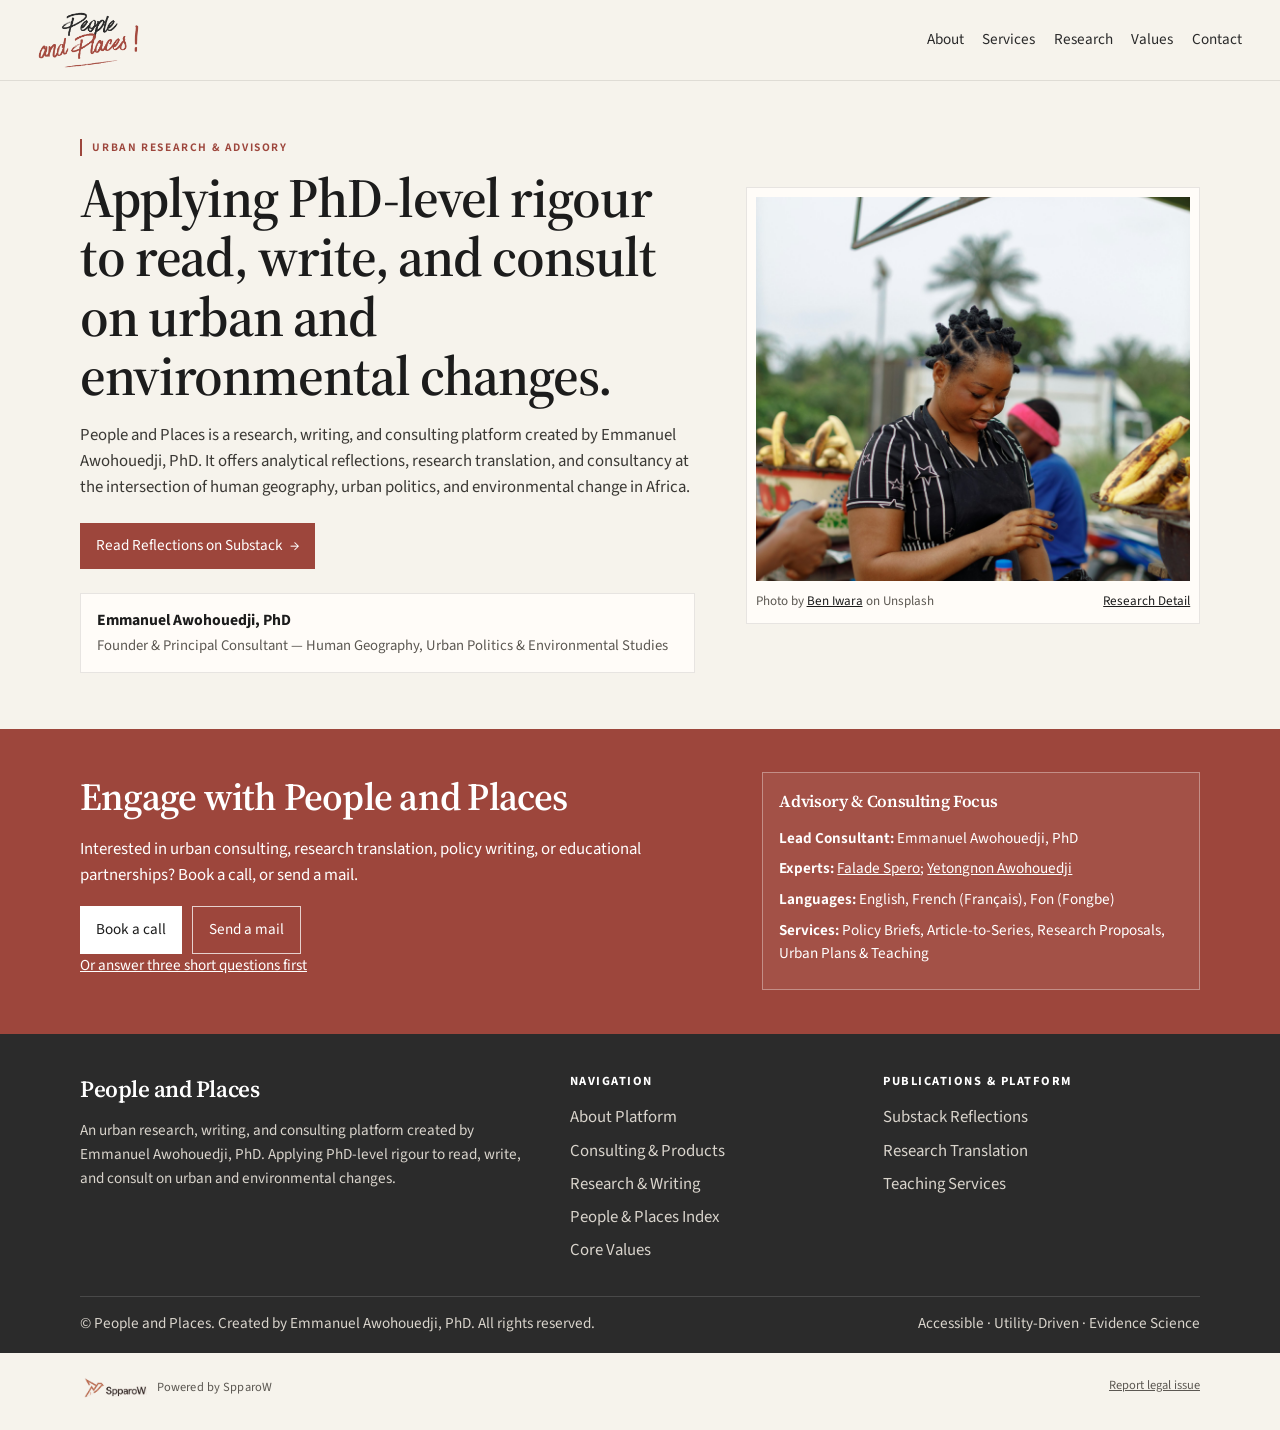
<file: index.html>
<!DOCTYPE html>
<html lang="en">
<head>
  <meta charset="utf-8">
  <meta name="viewport" content="width=device-width, initial-scale=1">
  <title>People and Places — Emmanuel Awohouedji</title>
  <meta name="description" content="People and Places is an urban research, writing, and consulting platform created by Emmanuel Awohouedji, PhD.">
  <link rel="icon" href="assets/favicon-logo.png" type="image/png">
  <link rel="preconnect" href="https://fonts.googleapis.com">
  <link rel="preconnect" href="https://fonts.gstatic.com" crossorigin>
  <link href="https://fonts.googleapis.com/css2?family=Source+Sans+3:wght@400;600;700&family=Source+Serif+4:opsz,wght@8..60,500;8..60,600;8..60,700&display=swap" rel="stylesheet">
  <link rel="stylesheet" href="styles.css">
</head>
<body>
  <a class="skip" href="#content">Skip to content</a>
  <header class="site">
    <a class="brand" href="index.html">
      <img src="assets/logo.png" width="1460" height="813" alt="People and Places">
    </a>
    <button class="nav-toggle" type="button" aria-expanded="false" aria-controls="site-nav">Menu</button>
    <nav class="site-nav" id="site-nav">
      <a href="about.html">About</a>
      <a href="services.html">Services</a>
      <a href="research.html">Research</a>
      <a href="values.html">Values</a>
      <a href="contact.html">Contact</a>
    </nav>
  </header>

  <main id="content">
    <section class="wrap hero">
      <div>
        <p class="kicker bar">Urban research &amp; advisory</p>
        <h1>Applying PhD-level rigour to read, write, and consult on urban and environmental changes.</h1>
        <p class="lede">People and Places is a research, writing, and consulting platform created by Emmanuel Awohouedji, PhD. It offers analytical reflections, research translation, and consultancy at the intersection of human geography, urban politics, and environmental change in Africa.</p>
        <a class="btn" href="https://emmanuelawohouedji.substack.com/">Read Reflections on Substack <span aria-hidden="true">→</span></a>
        <aside class="identity">
          <strong>Emmanuel Awohouedji, PhD</strong>
          <span>Founder &amp; Principal Consultant — Human Geography, Urban Politics &amp; Environmental Studies</span>
        </aside>
      </div>
      <figure class="hero-photo">
        <img src="assets/market.jpg" width="1800" height="2700" alt="A woman preparing food at an outdoor market stall">
        <figcaption>
          <span>Photo by <a href="https://unsplash.com/photos/WOsNSHiHV3k">Ben Iwara</a> on Unsplash</span>
          <a href="research.html">Research Detail</a>
        </figcaption>
      </figure>
    </section>

    <section class="engage">
      <div class="wrap engage-grid">
        <div>
          <h2>Engage with People and Places</h2>
          <p>Interested in urban consulting, research translation, policy writing, or educational partnerships? Book a call, or send a mail.</p>
          <div class="btn-row">
            <a class="btn light" href="https://calendar.google.com/calendar/u/0/appointments/schedules/AcZssZ2o87e62cbN9CJ_osaK5Whq7PfThh_59egOKUDDzX-HF2-EyHskZ9K3xcab_bQLz6yufgFEoceS">Book a call</a>
            <a class="btn ghost" href="mailto:experts@peoplanplaces.com">Send a mail</a>
          </div>
          <p class="engage-alt"><a href="fit.html">Or answer three short questions first</a></p>
        </div>
        <aside class="engage-note">
          <h3>Advisory &amp; Consulting Focus</h3>
          <p><strong>Lead Consultant:</strong> Emmanuel Awohouedji, PhD</p>
          <p><strong>Experts:</strong> <a href="https://www.linkedin.com/in/sp%C3%A9ro-falad%C3%A9-977180103">Falade Spero</a>; <a href="https://www.researchgate.net/profile/Awohouedji_Doha_Yetongnon_G/">Yetongnon Awohouedji</a></p>
          <p><strong>Languages:</strong> English, French (Français), Fon (Fongbe)</p>
          <p><strong>Services:</strong> Policy Briefs, Article-to-Series, Research Proposals, Urban Plans &amp; Teaching</p>
        </aside>
      </div>
    </section>
  </main>

  <footer class="site">
    <div class="wrap foot-grid">
      <div>
        <h2>People and Places</h2>
        <p>An urban research, writing, and consulting platform created by Emmanuel Awohouedji, PhD. Applying PhD-level rigour to read, write, and consult on urban and environmental changes.</p>
      </div>
      <div>
        <h3>Navigation</h3>
        <ul>
          <li><a href="about.html">About Platform</a></li>
          <li><a href="services.html">Consulting &amp; Products</a></li>
          <li><a href="research.html">Research &amp; Writing</a></li>
          <li><a href="ppi.html">People &amp; Places Index</a></li>
          <li><a href="values.html">Core Values</a></li>
        </ul>
      </div>
      <div>
        <h3>Publications &amp; Platform</h3>
        <ul>
          <li><a href="https://emmanuelawohouedji.substack.com/">Substack Reflections</a></li>
          <li><a href="research.html">Research Translation</a></li>
          <li><a href="services.html#teaching">Teaching Services</a></li>
        </ul>
      </div>
    </div>
    <div class="wrap foot-bar">
      <p>© People and Places. Created by Emmanuel Awohouedji, PhD. All rights reserved.</p>
      <p>Accessible · Utility-Driven · Evidence Science</p>
    </div>
  </footer>
  <p class="legal-row wrap">
    <a class="credit" href="https://www.spparow.org"><img src="assets/spparow-logo.png" width="700" height="233" alt=""><span>Powered by <span>SpparoW</span></span></a>
    <a href="mailto:emmanuel.awohouedji@gmail.com?subject=Legal%20issue">Report legal issue</a>
  </p>
  <script src="site.js"></script>
</body>
</html>
</file>
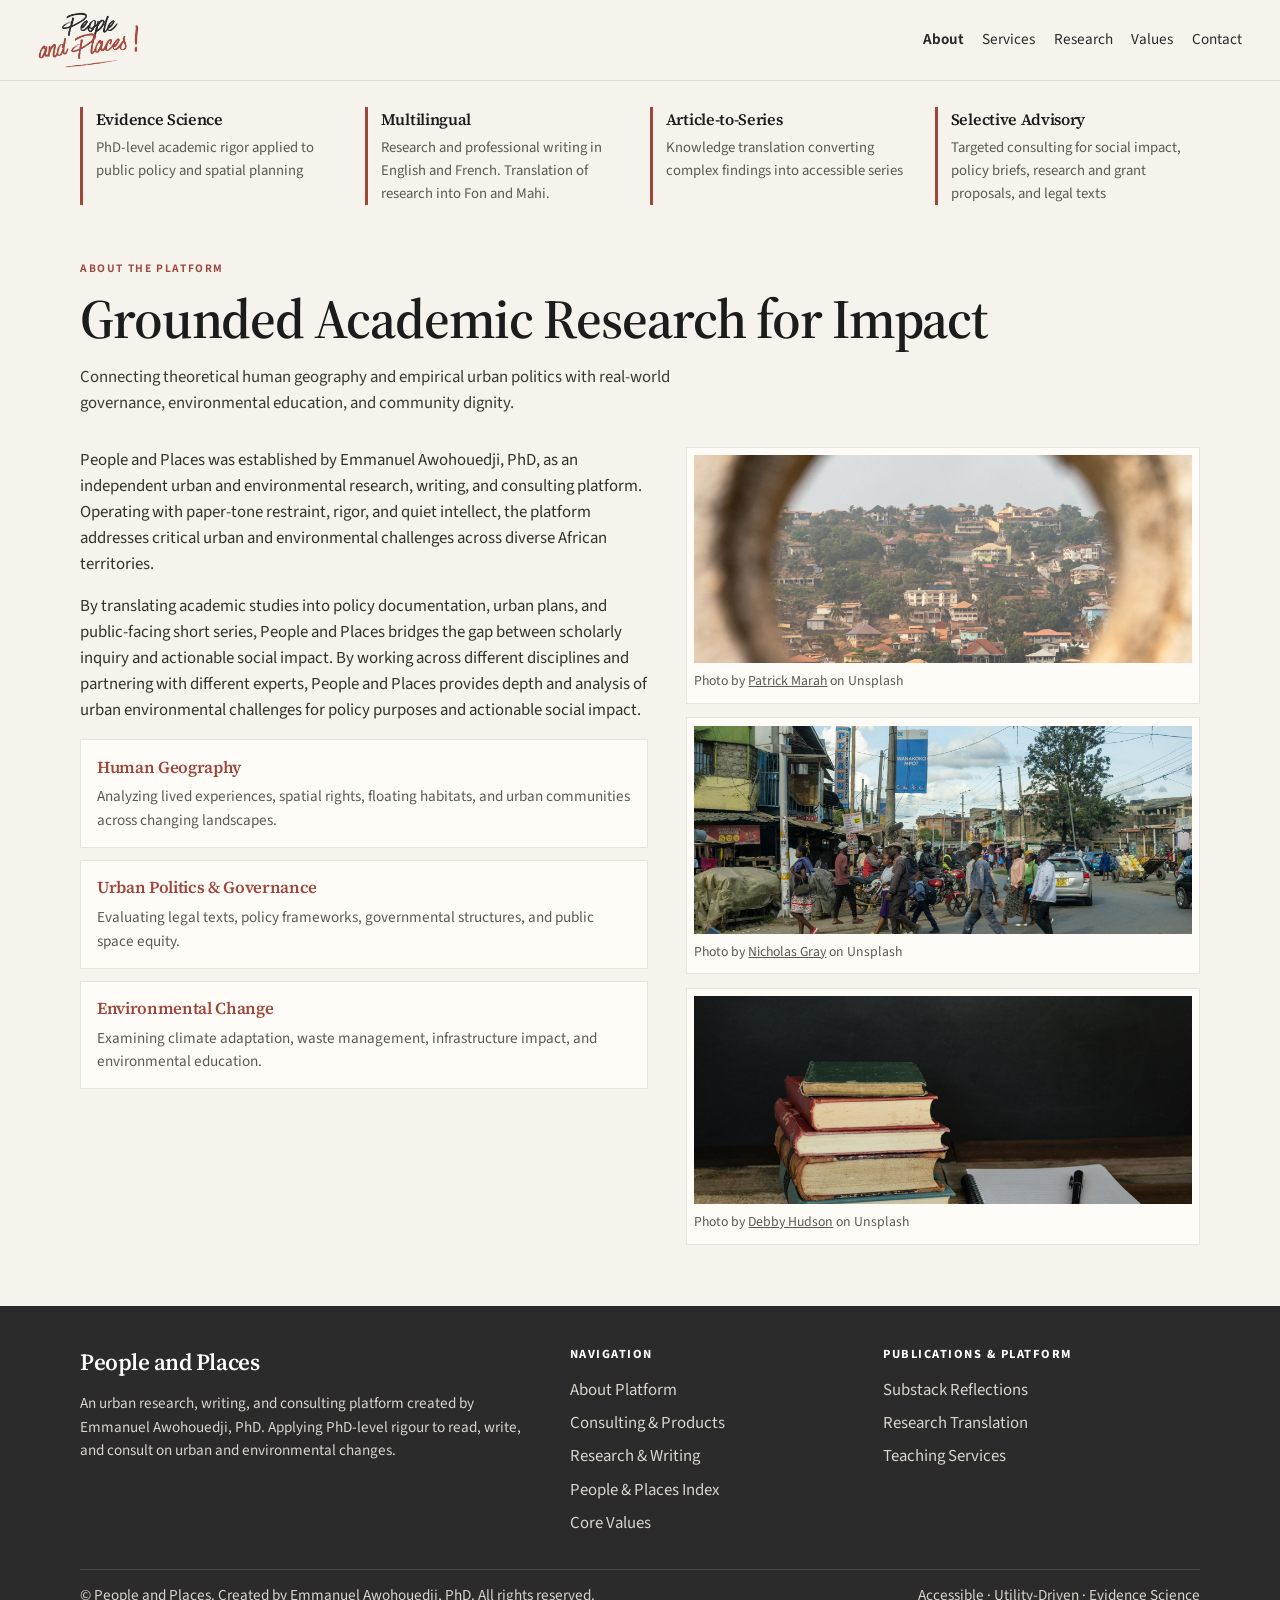
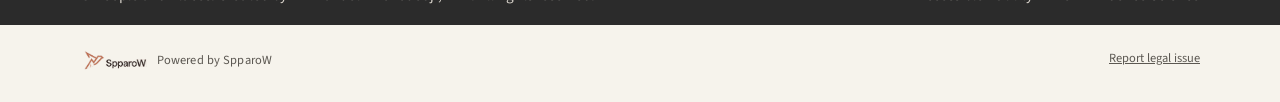
<file: about.html>
<!DOCTYPE html>
<html lang="en">
<head>
  <meta charset="utf-8">
  <meta name="viewport" content="width=device-width, initial-scale=1">
  <title>About — People and Places</title>
  <meta name="description" content="People and Places connects human geography and urban politics with governance, environmental education, and community dignity.">
  <link rel="icon" href="assets/favicon-logo.png" type="image/png">
  <link rel="preconnect" href="https://fonts.googleapis.com">
  <link rel="preconnect" href="https://fonts.gstatic.com" crossorigin>
  <link href="https://fonts.googleapis.com/css2?family=Source+Sans+3:wght@400;600;700&family=Source+Serif+4:opsz,wght@8..60,500;8..60,600;8..60,700&display=swap" rel="stylesheet">
  <link rel="stylesheet" href="styles.css">
</head>
<body>
  <a class="skip" href="#content">Skip to content</a>
  <header class="site">
    <a class="brand" href="index.html">
      <img src="assets/logo.png" width="1460" height="813" alt="People and Places">
    </a>
    <button class="nav-toggle" type="button" aria-expanded="false" aria-controls="site-nav">Menu</button>
    <nav class="site-nav" id="site-nav">
      <a href="about.html" aria-current="page">About</a>
      <a href="services.html">Services</a>
      <a href="research.html">Research</a>
      <a href="values.html">Values</a>
      <a href="contact.html">Contact</a>
    </nav>
  </header>

  <main id="content">
    <section class="wrap pillars">
      <article>
        <h2>Evidence Science</h2>
        <p>PhD-level academic rigor applied to public policy and spatial planning</p>
      </article>
      <article>
        <h2>Multilingual</h2>
        <p>Research and professional writing in English and French. Translation of research into Fon and Mahi.</p>
      </article>
      <article>
        <h2>Article-to-Series</h2>
        <p>Knowledge translation converting complex findings into accessible series</p>
      </article>
      <article>
        <h2>Selective Advisory</h2>
        <p>Targeted consulting for social impact, policy briefs, research and grant proposals, and legal texts</p>
      </article>
    </section>

    <section class="wrap page-head">
      <p class="kicker">About the platform</p>
      <h1>Grounded Academic Research for Impact</h1>
      <p class="lede">Connecting theoretical human geography and empirical urban politics with real-world governance, environmental education, and community dignity.</p>
    </section>

    <section class="wrap split">
      <div class="prose">
        <p>People and Places was established by Emmanuel Awohouedji, PhD, as an independent urban and environmental research, writing, and consulting platform. Operating with paper-tone restraint, rigor, and quiet intellect, the platform addresses critical urban and environmental challenges across diverse African territories.</p>
        <p>By translating academic studies into policy documentation, urban plans, and public-facing short series, People and Places bridges the gap between scholarly inquiry and actionable social impact. By working across different disciplines and partnering with different experts, People and Places provides depth and analysis of urban environmental challenges for policy purposes and actionable social impact.</p>
        <article class="domain">
          <h3>Human Geography</h3>
          <p>Analyzing lived experiences, spatial rights, floating habitats, and urban communities across changing landscapes.</p>
        </article>
        <article class="domain">
          <h3>Urban Politics &amp; Governance</h3>
          <p>Evaluating legal texts, policy frameworks, governmental structures, and public space equity.</p>
        </article>
        <article class="domain">
          <h3>Environmental Change</h3>
          <p>Examining climate adaptation, waste management, infrastructure impact, and environmental education.</p>
        </article>
      </div>
      <div>
        <figure class="stack-photo">
          <img src="assets/city-wall.jpg" width="1800" height="1800" alt="A city seen through a hole in a stone wall">
          <figcaption>Photo by <a href="https://unsplash.com/photos/x6h-zLtrN6I">Patrick Marah</a> on Unsplash</figcaption>
        </figure>
        <figure class="stack-photo">
          <img src="assets/street.jpg" width="1800" height="1200" alt="People walking along a city street">
          <figcaption>Photo by <a href="https://unsplash.com/photos/cJezwjFlJqc">Nicholas Gray</a> on Unsplash</figcaption>
        </figure>
        <figure class="stack-photo">
          <img src="assets/books-desk.jpg" width="1800" height="1192" alt="A stack of books beside printed paper and a pen">
          <figcaption>Photo by <a href="https://unsplash.com/photos/asviIGR3CPE">Debby Hudson</a> on Unsplash</figcaption>
        </figure>
      </div>
    </section>
  </main>

  <footer class="site">
    <div class="wrap foot-grid">
      <div>
        <h2>People and Places</h2>
        <p>An urban research, writing, and consulting platform created by Emmanuel Awohouedji, PhD. Applying PhD-level rigour to read, write, and consult on urban and environmental changes.</p>
      </div>
      <div>
        <h3>Navigation</h3>
        <ul>
          <li><a href="about.html">About Platform</a></li>
          <li><a href="services.html">Consulting &amp; Products</a></li>
          <li><a href="research.html">Research &amp; Writing</a></li>
          <li><a href="ppi.html">People &amp; Places Index</a></li>
          <li><a href="values.html">Core Values</a></li>
        </ul>
      </div>
      <div>
        <h3>Publications &amp; Platform</h3>
        <ul>
          <li><a href="https://emmanuelawohouedji.substack.com/">Substack Reflections</a></li>
          <li><a href="research.html">Research Translation</a></li>
          <li><a href="services.html#teaching">Teaching Services</a></li>
        </ul>
      </div>
    </div>
    <div class="wrap foot-bar">
      <p>© People and Places. Created by Emmanuel Awohouedji, PhD. All rights reserved.</p>
      <p>Accessible · Utility-Driven · Evidence Science</p>
    </div>
  </footer>
  <p class="legal-row wrap">
    <a class="credit" href="https://www.spparow.org"><img src="assets/spparow-logo.png" width="700" height="233" alt=""><span>Powered by <span>SpparoW</span></span></a>
    <a href="mailto:emmanuel.awohouedji@gmail.com?subject=Legal%20issue">Report legal issue</a>
  </p>
  <script src="site.js"></script>
</body>
</html>
</file>
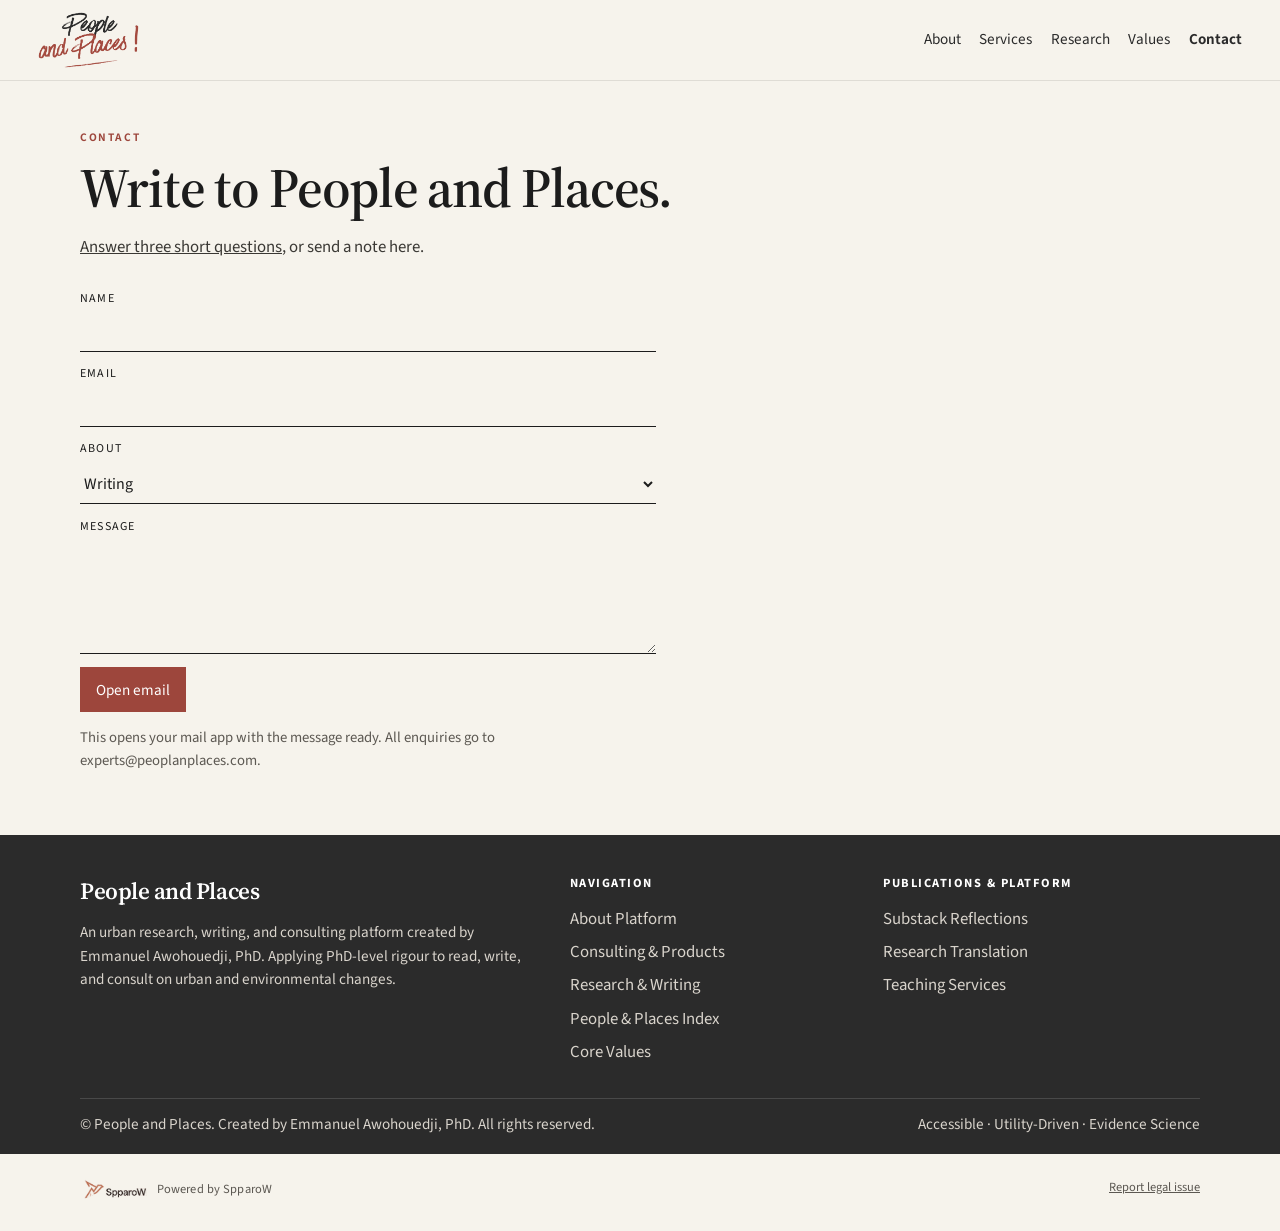
<file: contact.html>
<!DOCTYPE html>
<html lang="en">
<head>
  <meta charset="utf-8">
  <meta name="viewport" content="width=device-width, initial-scale=1">
  <title>Contact — People and Places</title>
  <meta name="description" content="Write to Emmanuel Awohouedji about consulting, research translation, a PPI review, writing, or teaching.">
  <link rel="icon" href="assets/favicon-logo.png" type="image/png">
  <link rel="preconnect" href="https://fonts.googleapis.com">
  <link rel="preconnect" href="https://fonts.gstatic.com" crossorigin>
  <link href="https://fonts.googleapis.com/css2?family=Source+Sans+3:wght@400;600;700&family=Source+Serif+4:opsz,wght@8..60,500;8..60,600;8..60,700&display=swap" rel="stylesheet">
  <link rel="stylesheet" href="styles.css">
</head>
<body>
  <a class="skip" href="#content">Skip to content</a>
  <header class="site">
    <a class="brand" href="index.html">
      <img src="assets/logo.png" width="1460" height="813" alt="People and Places">
    </a>
    <button class="nav-toggle" type="button" aria-expanded="false" aria-controls="site-nav">Menu</button>
    <nav class="site-nav" id="site-nav">
      <a href="about.html">About</a>
      <a href="services.html">Services</a>
      <a href="research.html">Research</a>
      <a href="values.html">Values</a>
      <a href="contact.html" aria-current="page">Contact</a>
    </nav>
  </header>

  <main id="content">
    <section class="wrap page-head">
      <p class="kicker">Contact</p>
      <h1>Write to People and Places.</h1>
      <p class="lede"><a href="fit.html">Answer three short questions</a>, or send a note here.</p>
    </section>
    <section class="wrap contact-grid">
      <form id="enquire">
        <label>Name
          <input name="name" type="text" required autocomplete="name">
        </label>
        <label>Email
          <input name="email" type="email" required autocomplete="email">
        </label>
        <label>About
          <select name="topic">
            <option>Writing</option>
            <option>English</option>
            <option>Research</option>
            <option>Consulting</option>
            <option>Teaching</option>
            <option>Something else</option>
          </select>
        </label>
        <label>Message
          <textarea name="message" required></textarea>
        </label>
        <button class="btn" type="submit">Open email</button>
        <p class="form-note">This opens your mail app with the message ready. All enquiries go to experts@peoplanplaces.com.</p>
      </form>
    </section>
  </main>

  <footer class="site">
    <div class="wrap foot-grid">
      <div>
        <h2>People and Places</h2>
        <p>An urban research, writing, and consulting platform created by Emmanuel Awohouedji, PhD. Applying PhD-level rigour to read, write, and consult on urban and environmental changes.</p>
      </div>
      <div>
        <h3>Navigation</h3>
        <ul>
          <li><a href="about.html">About Platform</a></li>
          <li><a href="services.html">Consulting &amp; Products</a></li>
          <li><a href="research.html">Research &amp; Writing</a></li>
          <li><a href="ppi.html">People &amp; Places Index</a></li>
          <li><a href="values.html">Core Values</a></li>
        </ul>
      </div>
      <div>
        <h3>Publications &amp; Platform</h3>
        <ul>
          <li><a href="https://emmanuelawohouedji.substack.com/">Substack Reflections</a></li>
          <li><a href="research.html">Research Translation</a></li>
          <li><a href="services.html#teaching">Teaching Services</a></li>
        </ul>
      </div>
    </div>
    <div class="wrap foot-bar">
      <p>© People and Places. Created by Emmanuel Awohouedji, PhD. All rights reserved.</p>
      <p>Accessible · Utility-Driven · Evidence Science</p>
    </div>
  </footer>
  <p class="legal-row wrap">
    <a class="credit" href="https://www.spparow.org"><img src="assets/spparow-logo.png" width="700" height="233" alt=""><span>Powered by <span>SpparoW</span></span></a>
    <a href="mailto:emmanuel.awohouedji@gmail.com?subject=Legal%20issue">Report legal issue</a>
  </p>
  <script src="site.js"></script>
</body>
</html>
</file>
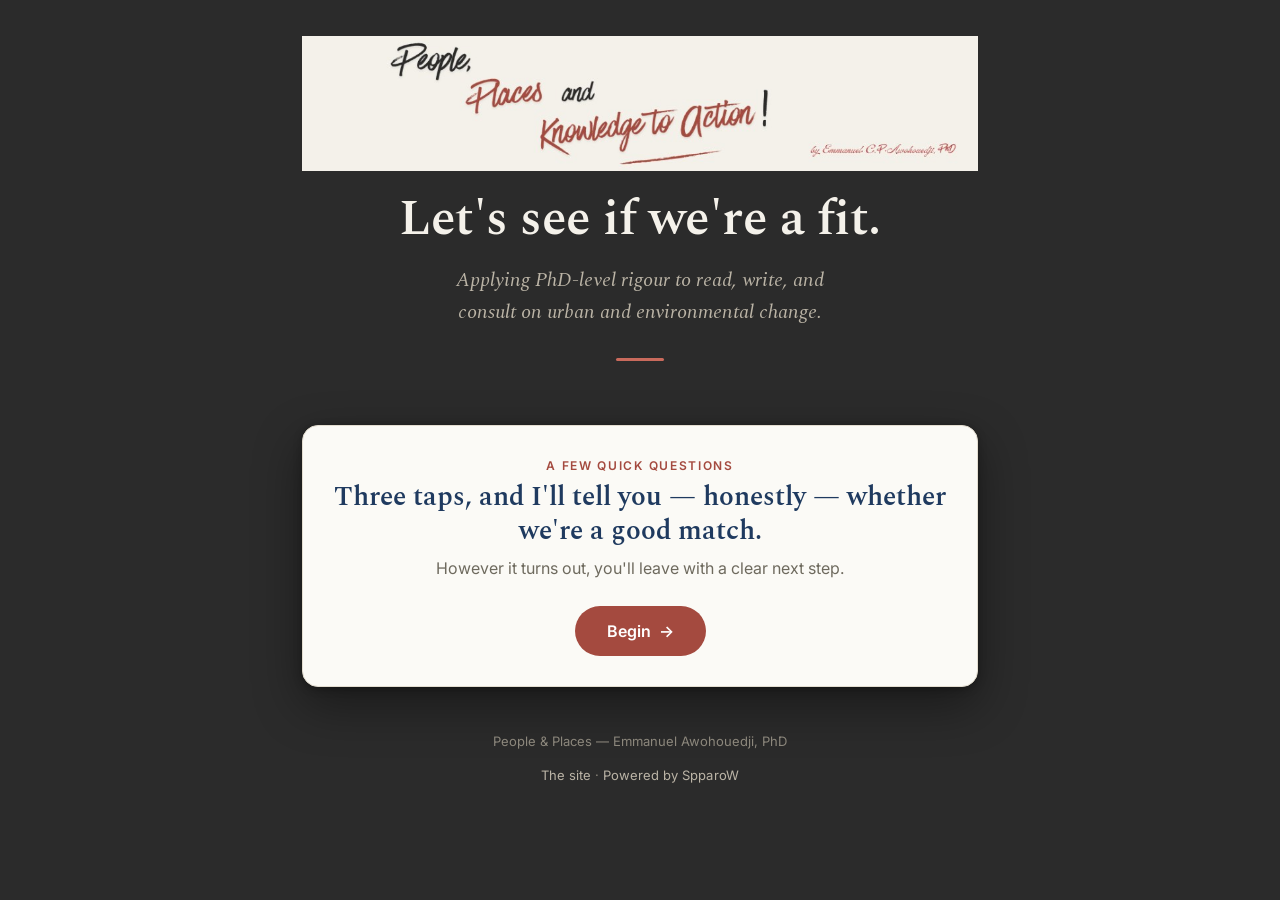
<file: fit.html>
<!DOCTYPE html>
<html lang="en">
<head>
<meta charset="UTF-8">
<meta name="viewport" content="width=device-width, initial-scale=1, viewport-fit=cover">
<title>Are we a fit? — People and Places</title>
<meta name="description" content="Three questions to see whether a project is a fit for People and Places, Emmanuel Awohouedji, PhD.">
<link rel="icon" href="favicon.svg" type="image/svg+xml">
<link rel="preconnect" href="https://fonts.googleapis.com">
<link rel="preconnect" href="https://fonts.gstatic.com" crossorigin>
<link href="https://fonts.googleapis.com/css2?family=Spectral:ital,wght@0,400;0,500;0,600;1,400&family=Inter:wght@400;500;600&display=swap" rel="stylesheet">
<style>
  :root{
    color-scheme: light;
    --stage:#2B2B2B; --navy:#1F3A5F; --brick:#A44A3F; --brick-light:#C96A5C; --teal:#2F5E4E;
    --cream:#F4F1EA; --cream-muted:#BBB4A6; --footer:#8C877C;
    --card:#FBFAF6; --ink:#2B2B28; --muted:#6E6A5E;
    --line:#E3DDD0; --optbg:#FFFFFF; --opthover:#F5EFE4;
    --shadow:0 2px 8px rgba(0,0,0,.28),0 18px 48px rgba(0,0,0,.40);
    --serif:"Spectral",Georgia,"Times New Roman",serif;
    --sans:"Inter",-apple-system,BlinkMacSystemFont,"Segoe UI",Roboto,sans-serif;
    padding-top:env(safe-area-inset-top,0px); padding-bottom:env(safe-area-inset-bottom,0px);
    box-sizing:border-box;
  }
  *{box-sizing:border-box}
  html,body{margin:0}
  body{background:var(--stage); color:var(--cream); font-family:var(--sans); line-height:1.6; -webkit-font-smoothing:antialiased;}
  .wrap{max-width:720px; margin:0 auto; padding:0 22px 72px;}

  header{text-align:center; padding:36px 0 10px}
  .banner{display:block; width:100%; height:auto; background:var(--cream)}
  h1{font-family:var(--serif); font-weight:600; font-size:clamp(32px,6.2vw,50px); line-height:1.06; margin:22px 0 0; color:var(--cream); letter-spacing:-.01em}
  .lede{font-family:var(--serif); font-size:clamp(17px,2.6vw,20px); color:var(--cream-muted); font-style:italic; max-width:40ch; margin:18px auto 0}
  .rule{width:48px; height:3px; background:var(--brick-light); border-radius:3px; margin:30px auto}

  .card{background:var(--card); border:1px solid var(--line); border-radius:16px; box-shadow:var(--shadow); padding:30px 26px; margin-top:24px}
  .step{font-size:12px; letter-spacing:.14em; text-transform:uppercase; color:var(--brick); font-weight:600; margin:0 0 6px}
  .q{font-family:var(--serif); font-size:clamp(21px,3.4vw,27px); font-weight:600; margin:0 0 20px; color:var(--navy); line-height:1.25}
  .opts{display:grid; gap:11px}
  .opt{display:flex; align-items:center; gap:14px; text-align:left; width:100%; cursor:pointer;
    background:var(--optbg); border:1px solid var(--line); border-radius:12px; padding:15px 17px; color:var(--ink);
    font:500 15.5px/1.4 var(--sans); transition:border-color .15s, background .15s, transform .05s}
  .opt:hover{border-color:var(--brick); background:var(--opthover)}
  .opt:active{transform:translateY(1px)}
  .opt .dot{flex:0 0 auto; width:11px; height:11px; border-radius:50%; border:2px solid var(--brick)}
  .btnrow{display:flex; gap:10px; flex-wrap:wrap; margin-top:22px}
  .back{background:transparent; border:0; color:var(--muted); font:500 14px var(--sans); cursor:pointer; padding:8px 4px}
  .back:hover{color:var(--brick)}

  .begin{display:inline-flex; align-items:center; gap:10px; background:var(--brick); color:#fff; border:0; border-radius:999px;
    font:600 16px var(--sans); padding:15px 32px; cursor:pointer; transition:transform .05s, opacity .15s}
  .begin:hover{opacity:.93}
  .begin:active{transform:translateY(1px)}
  .center{text-align:center}

  .rhead{font-family:var(--serif); font-size:clamp(22px,4vw,30px); font-weight:600; color:var(--navy); margin:0 0 14px; line-height:1.2}
  .rbody{font-size:16.5px; color:var(--ink); margin:0 0 8px}
  .tag{display:inline-block; font-size:11.5px; letter-spacing:.12em; text-transform:uppercase; color:var(--brick); font-weight:600; margin-bottom:14px}
  .actions{display:flex; gap:12px; flex-wrap:wrap; margin-top:24px}
  .cta{display:inline-flex; align-items:center; gap:9px; border-radius:999px; font:600 15.5px var(--sans); padding:14px 26px; cursor:pointer; text-decoration:none; border:1px solid transparent; transition:opacity .15s, transform .05s}
  .cta:active{transform:translateY(1px)}
  .cta.primary{background:var(--brick); color:#fff}
  .cta.secondary{background:transparent; color:var(--teal); border-color:var(--teal)}
  .cta:hover{opacity:.9}
  .subtle{margin-top:20px; font-size:14.5px; color:var(--muted)}
  .subtle a{color:var(--teal); text-decoration:none; border-bottom:1px solid currentColor}
  .footer{text-align:center; margin-top:44px; font-size:13px; color:var(--footer)}
  .footer a{color:var(--cream-muted); text-decoration:none; border-bottom:1px solid transparent}
  .footer a:hover{border-bottom-color:currentColor}
  .footer .credit span{letter-spacing:.01em}
  @media (max-width:520px){ .card{padding:24px 18px} .cta{flex:1 1 auto; justify-content:center} }
</style>
</head>
<body>

<div class="wrap">
  <header>
    <a href="index.html">
      <img class="banner" src="assets/banner-brand.png" width="1100" height="220" alt="People, Places and Knowledge to Action — by Emmanuel C. P. Awohouedji, PhD">
    </a>
    <h1>Let's see if we're a fit.</h1>
    <p class="lede">Applying PhD-level rigour to read, write, and consult on urban and environmental change.</p>
    <div class="rule"></div>
  </header>

  <div id="app"></div>

  <div class="footer">
    <p>People &amp; Places — Emmanuel Awohouedji, PhD</p>
    <p><a href="index.html">The site</a> · <a class="credit" href="https://www.spparow.org">Powered by <span>SpparoW</span></a></p>
  </div>
</div>

<script>
var EXPERTS = "experts@peoplanplaces.com";
var BOOKING_URL = "https://calendar.google.com/calendar/u/0/appointments/schedules/AcZssZ2o87e62cbN9CJ_osaK5Whq7PfThh_59egOKUDDzX-HF2-EyHskZ9K3xcab_bQLz6yufgFEoceS";
var SUBSTACK_URL = "https://emmanuelawohouedji.substack.com/";

var state = { step:"intro", who:null, need:null, stage:null };

var QUESTIONS = [
  { key:"who", step:"1 of 3", q:"First — who's reaching out?",
    opts:[
      ["org","An organisation or NGO"],
      ["researcher","A researcher or academic"],
      ["institution","A university, school, or programme"],
      ["individual","An individual, or something else"]
    ]},
  { key:"need", step:"2 of 3", q:"What are you hoping to do together?",
    opts:[
      ["consulting","Consulting &amp; advisory on an urban or environmental question"],
      ["accompaniment","Guidance or accompaniment for a project, team, or organisation"],
      ["education","An educational partnership, workshop, or training"],
      ["translation","Research translation or policy writing — a brief, paper, or report"],
      ["else","Something else"]
    ]},
  { key:"stage", step:"3 of 3", q:"Where is it right now?",
    opts:[
      ["defined","A defined project, with a timeline and resources"],
      ["ongoing","A live, ongoing need"],
      ["early","An idea still taking shape"],
      ["exploring","Just exploring for now"]
    ]}
];

var RESULTS = {
  A:{ tag:"A strong fit",
    h:"This sounds like a strong fit — let's talk.",
    b:"What you've described is exactly the kind of work I love to take on. I'd be glad to understand your context properly and see how we might work together. The quickest way forward is a short email or a call — whichever suits you." },
  B:{ tag:"Promising — worth a conversation",
    h:"I'd be happy to help you think this through.",
    b:"It sounds early — which is a good moment to talk, before the shape is fixed. Drop me a line or book a call and we'll figure out whether, and how, I can be useful. No pressure either way." },
  C:{ tag:"Possibly outside my core focus",
    h:"I'm not sure I'm the right person — but let's see.",
    b:"Honestly, what you've described sits a little outside my core work, and I'd rather tell you that than overpromise. Still, if you think there's a real connection to urban or environmental questions, send me a note and we'll see. You're also very welcome on the Substack." }
};

function tier(){
  var core = (state.need==="consulting"||state.need==="accompaniment"||state.need==="education");
  var serious = (state.stage==="defined"||state.stage==="ongoing");
  if(!core) return "C";
  return serious ? "A" : "B";
}

function mailtoHref(){
  var email = EXPERTS;
  var label = {org:"Organisation / NGO",researcher:"Researcher / academic",institution:"University / school / programme",individual:"Individual / other"}[state.who]||"";
  var need = {consulting:"Consulting & advisory",accompaniment:"Guidance / accompaniment",education:"Educational partnership / training",translation:"Research translation / policy writing",else:"Something else"}[state.need]||"";
  var stage = {defined:"Defined project (timeline + resources)",ongoing:"Live, ongoing need",early:"Idea taking shape",exploring:"Just exploring"}[state.stage]||"";
  var subject = "People & Places enquiry";
  var body = "Hello Emmanuel,\n\nI came through the People & Places page. A little about my enquiry:\n\n• Who I am: "+label+"\n• What I'm hoping to do: "+need+"\n• Where it is now: "+stage+"\n\n[ add a few lines about your context here ]\n\nThank you,\n";
  return "mailto:"+email+"?subject="+encodeURIComponent(subject)+"&body="+encodeURIComponent(body);
}

var app = document.getElementById("app");

function render(){
  if(state.step==="intro"){
    app.innerHTML =
      '<div class="card center">'+
      '<p class="step">A few quick questions</p>'+
      '<p class="q" style="margin-bottom:8px">Three taps, and I\'ll tell you — honestly — whether we\'re a good match.</p>'+
      '<p style="color:var(--muted); margin:0 0 24px">However it turns out, you\'ll leave with a clear next step.</p>'+
      '<button class="begin" id="go">Begin &nbsp;&rarr;</button>'+
      '</div>';
    document.getElementById("go").onclick=function(){ state.step=0; render(); };
    return;
  }
  if(typeof state.step==="number"){
    var Q = QUESTIONS[state.step];
    var opts = Q.opts.map(function(o){
      return '<button class="opt" data-val="'+o[0]+'"><span class="dot"></span><span>'+o[1]+'</span></button>';
    }).join("");
    app.innerHTML =
      '<div class="card">'+
      '<p class="step">Question '+Q.step+'</p>'+
      '<p class="q">'+Q.q+'</p>'+
      '<div class="opts">'+opts+'</div>'+
      (state.step>0?'<div class="btnrow"><button class="back" id="back">&larr; Back</button></div>':'')+
      '</div>';
    Array.prototype.forEach.call(document.querySelectorAll(".opt"),function(b){
      b.onclick=function(){
        state[Q.key]=b.getAttribute("data-val");
        if(state.step<QUESTIONS.length-1){ state.step++; } else { state.step="result"; }
        render();
      };
    });
    if(state.step>0){ document.getElementById("back").onclick=function(){ state.step--; render(); }; }
    return;
  }
  if(state.step==="result"){
    var r = RESULTS[tier()];
    var showSubstack = (tier()==="B"||tier()==="C");
    app.innerHTML =
      '<div class="card">'+
      '<span class="tag">'+r.tag+'</span>'+
      '<h2 class="rhead">'+r.h+'</h2>'+
      '<p class="rbody">'+r.b+'</p>'+
      '<div class="actions">'+
        '<a class="cta primary" href="'+mailtoHref()+'">Send an email</a>'+
        '<a class="cta secondary" href="'+BOOKING_URL+'" target="_blank" rel="noopener">Book a call</a>'+
      '</div>'+
      (showSubstack?'<p class="subtle">Prefer to get a feel for the work first? Read <a href="'+SUBSTACK_URL+'" target="_blank" rel="noopener">People &amp; Places on Substack</a>.</p>':'')+
      '<div class="btnrow"><button class="back" id="restart">&#8635; Start over</button></div>'+
      '</div>';
    document.getElementById("restart").onclick=function(){ state={step:"intro",who:null,need:null,stage:null}; render(); };
    return;
  }
}

render();
</script>
</body>
</html>
</file>
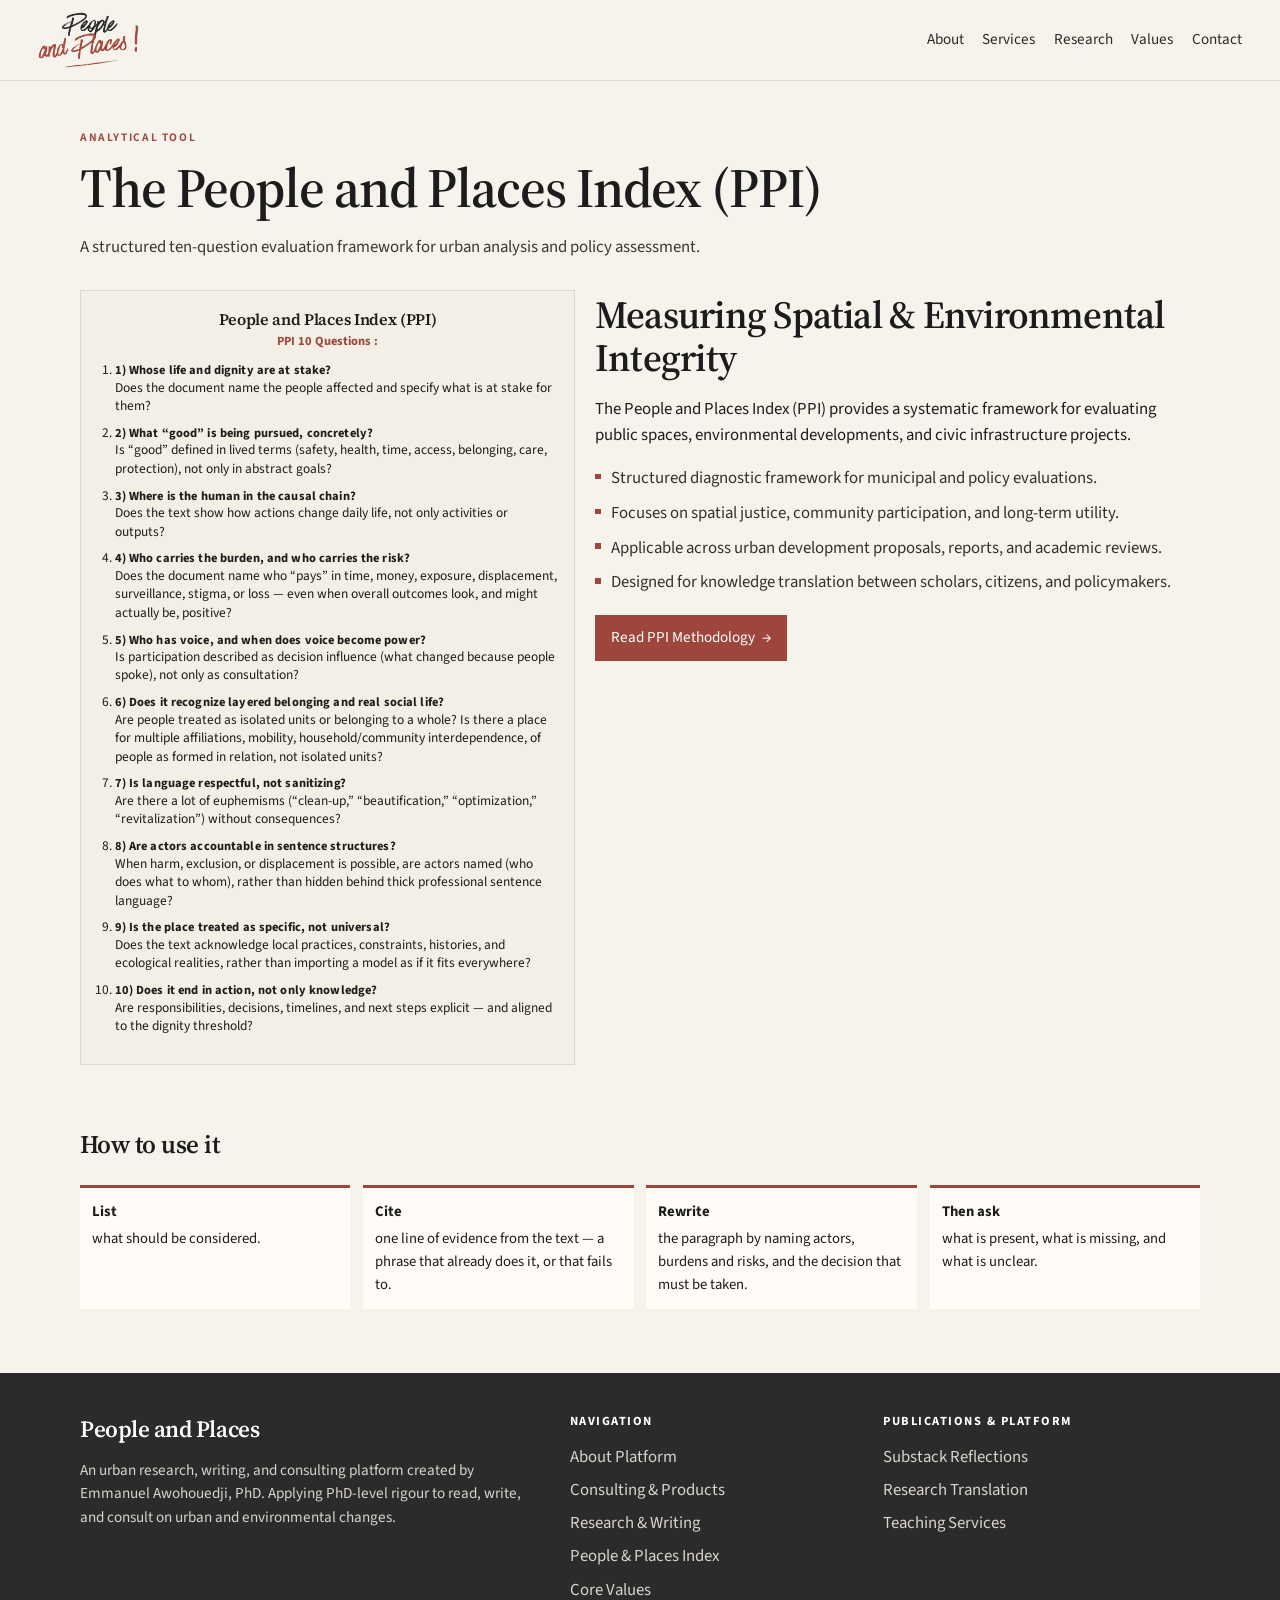
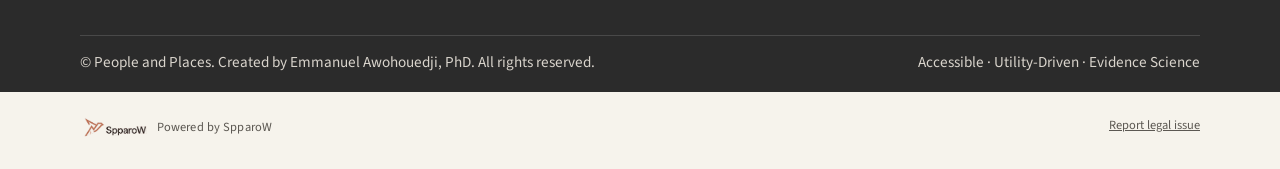
<file: ppi.html>
<!DOCTYPE html>
<html lang="en">
<head>
  <meta charset="utf-8">
  <meta name="viewport" content="width=device-width, initial-scale=1">
  <title>People and Places Index — Emmanuel Awohouedji</title>
  <meta name="description" content="The People and Places Index: a ten-question framework for urban analysis and policy assessment.">
  <link rel="icon" href="assets/favicon-logo.png" type="image/png">
  <link rel="preconnect" href="https://fonts.googleapis.com">
  <link rel="preconnect" href="https://fonts.gstatic.com" crossorigin>
  <link href="https://fonts.googleapis.com/css2?family=Source+Sans+3:wght@400;600;700&family=Source+Serif+4:opsz,wght@8..60,500;8..60,600;8..60,700&display=swap" rel="stylesheet">
  <link rel="stylesheet" href="styles.css">
</head>
<body>
  <a class="skip" href="#content">Skip to content</a>
  <header class="site">
    <a class="brand" href="index.html">
      <img src="assets/logo.png" width="1460" height="813" alt="People and Places">
    </a>
    <button class="nav-toggle" type="button" aria-expanded="false" aria-controls="site-nav">Menu</button>
    <nav class="site-nav" id="site-nav">
      <a href="about.html">About</a>
      <a href="services.html">Services</a>
      <a href="research.html">Research</a>
      <a href="values.html">Values</a>
      <a href="contact.html">Contact</a>
    </nav>
  </header>

  <main id="content">
    <section class="wrap page-head">
      <p class="kicker">Analytical tool</p>
      <h1>The People and Places Index (PPI)</h1>
      <p class="lede">A structured ten-question evaluation framework for urban analysis and policy assessment.</p>
    </section>

    <section class="wrap ppi-layout">
      <article class="ppi-sheet" id="questions">
        <h2>People and Places Index (PPI)</h2>
        <p class="sheet-kicker">PPI 10 Questions :</p>
        <ol>
          <li>
            <strong>1) Whose life and dignity are at stake?</strong>
            Does the document name the people affected and specify what is at stake for them?
          </li>
          <li>
            <strong>2) What “good” is being pursued, concretely?</strong>
            Is “good” defined in lived terms (safety, health, time, access, belonging, care, protection), not only in abstract goals?
          </li>
          <li>
            <strong>3) Where is the human in the causal chain?</strong>
            Does the text show how actions change daily life, not only activities or outputs?
          </li>
          <li>
            <strong>4) Who carries the burden, and who carries the risk?</strong>
            Does the document name who “pays” in time, money, exposure, displacement, surveillance, stigma, or loss — even when overall outcomes look, and might actually be, positive?
          </li>
          <li>
            <strong>5) Who has voice, and when does voice become power?</strong>
            Is participation described as decision influence (what changed because people spoke), not only as consultation?
          </li>
          <li>
            <strong>6) Does it recognize layered belonging and real social life?</strong>
            Are people treated as isolated units or belonging to a whole? Is there a place for multiple affiliations, mobility, household/community interdependence, of people as formed in relation, not isolated units?
          </li>
          <li>
            <strong>7) Is language respectful, not sanitizing?</strong>
            Are there a lot of euphemisms (“clean-up,” “beautification,” “optimization,” “revitalization”) without consequences?
          </li>
          <li>
            <strong>8) Are actors accountable in sentence structures?</strong>
            When harm, exclusion, or displacement is possible, are actors named (who does what to whom), rather than hidden behind thick professional sentence language?
          </li>
          <li>
            <strong>9) Is the place treated as specific, not universal?</strong>
            Does the text acknowledge local practices, constraints, histories, and ecological realities, rather than importing a model as if it fits everywhere?
          </li>
          <li>
            <strong>10) Does it end in action, not only knowledge?</strong>
            Are responsibilities, decisions, timelines, and next steps explicit — and aligned to the dignity threshold?
          </li>
        </ol>
      </article>
      <div class="ppi-side">
        <h2>Measuring Spatial &amp; Environmental Integrity</h2>
        <p>The People and Places Index (PPI) provides a systematic framework for evaluating public spaces, environmental developments, and civic infrastructure projects.</p>
        <ul class="checks">
          <li>Structured diagnostic framework for municipal and policy evaluations.</li>
          <li>Focuses on spatial justice, community participation, and long-term utility.</li>
          <li>Applicable across urban development proposals, reports, and academic reviews.</li>
          <li>Designed for knowledge translation between scholars, citizens, and policymakers.</li>
        </ul>
        <a class="btn" href="https://emmanuelawohouedji.substack.com/p/people-and-places-index-ppi-indice">Read PPI Methodology <span aria-hidden="true">→</span></a>
      </div>
    </section>

    <section class="wrap">
      <h2>How to use it</h2>
      <ol class="steps">
        <li><strong>List</strong> what should be considered.</li>
        <li><strong>Cite</strong> one line of evidence from the text — a phrase that already does it, or that fails to.</li>
        <li><strong>Rewrite</strong> the paragraph by naming actors, burdens and risks, and the decision that must be taken.</li>
        <li><strong>Then ask</strong> what is present, what is missing, and what is unclear.</li>
      </ol>
    </section>
  </main>

  <footer class="site">
    <div class="wrap foot-grid">
      <div>
        <h2>People and Places</h2>
        <p>An urban research, writing, and consulting platform created by Emmanuel Awohouedji, PhD. Applying PhD-level rigour to read, write, and consult on urban and environmental changes.</p>
      </div>
      <div>
        <h3>Navigation</h3>
        <ul>
          <li><a href="about.html">About Platform</a></li>
          <li><a href="services.html">Consulting &amp; Products</a></li>
          <li><a href="research.html">Research &amp; Writing</a></li>
          <li><a href="ppi.html">People &amp; Places Index</a></li>
          <li><a href="values.html">Core Values</a></li>
        </ul>
      </div>
      <div>
        <h3>Publications &amp; Platform</h3>
        <ul>
          <li><a href="https://emmanuelawohouedji.substack.com/">Substack Reflections</a></li>
          <li><a href="research.html">Research Translation</a></li>
          <li><a href="services.html#teaching">Teaching Services</a></li>
        </ul>
      </div>
    </div>
    <div class="wrap foot-bar">
      <p>© People and Places. Created by Emmanuel Awohouedji, PhD. All rights reserved.</p>
      <p>Accessible · Utility-Driven · Evidence Science</p>
    </div>
  </footer>
  <p class="legal-row wrap">
    <a class="credit" href="https://www.spparow.org"><img src="assets/spparow-logo.png" width="700" height="233" alt=""><span>Powered by <span>SpparoW</span></span></a>
    <a href="mailto:emmanuel.awohouedji@gmail.com?subject=Legal%20issue">Report legal issue</a>
  </p>
  <script src="site.js"></script>
</body>
</html>
</file>
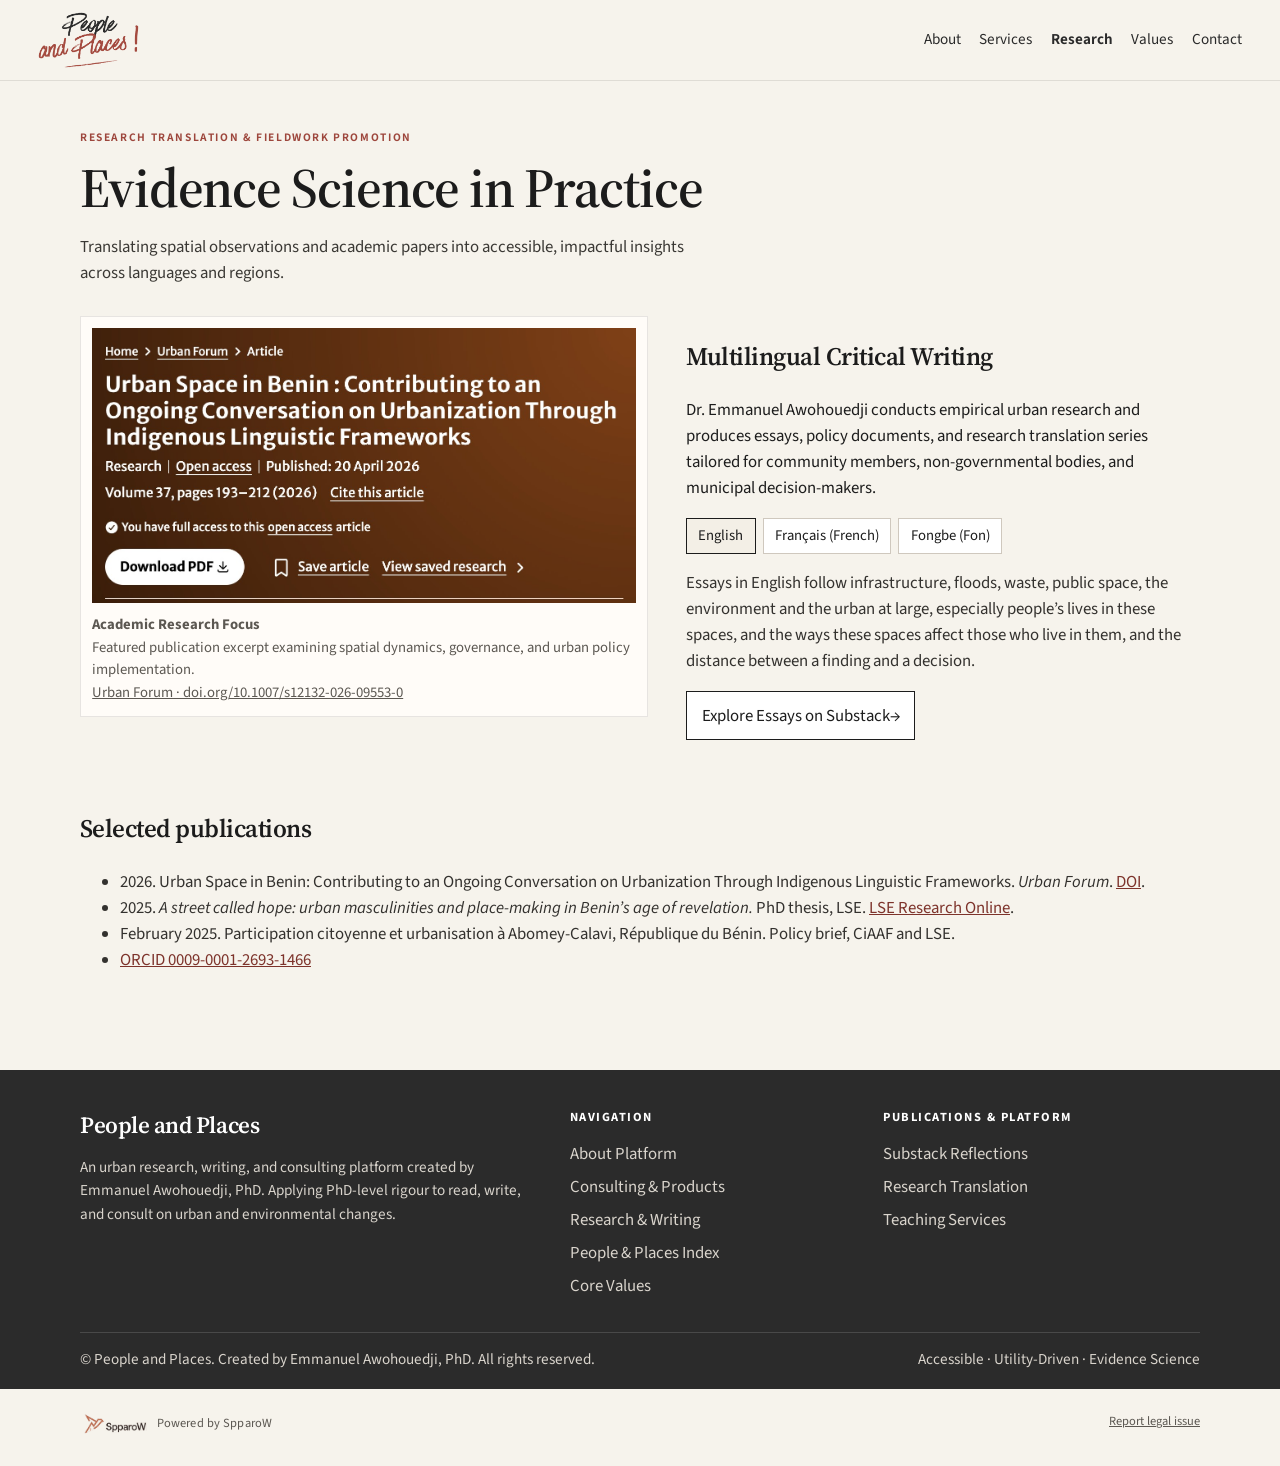
<file: research.html>
<!DOCTYPE html>
<html lang="en">
<head>
  <meta charset="utf-8">
  <meta name="viewport" content="width=device-width, initial-scale=1">
  <title>Research — People and Places</title>
  <meta name="description" content="Research translation and fieldwork from Emmanuel Awohouedji, including essays and the Urban Forum paper on urban space in Benin.">
  <link rel="icon" href="assets/favicon-logo.png" type="image/png">
  <link rel="preconnect" href="https://fonts.googleapis.com">
  <link rel="preconnect" href="https://fonts.gstatic.com" crossorigin>
  <link href="https://fonts.googleapis.com/css2?family=Source+Sans+3:wght@400;600;700&family=Source+Serif+4:opsz,wght@8..60,500;8..60,600;8..60,700&display=swap" rel="stylesheet">
  <link rel="stylesheet" href="styles.css">
</head>
<body>
  <a class="skip" href="#content">Skip to content</a>
  <header class="site">
    <a class="brand" href="index.html">
      <img src="assets/logo.png" width="1460" height="813" alt="People and Places">
    </a>
    <button class="nav-toggle" type="button" aria-expanded="false" aria-controls="site-nav">Menu</button>
    <nav class="site-nav" id="site-nav">
      <a href="about.html">About</a>
      <a href="services.html">Services</a>
      <a href="research.html" aria-current="page">Research</a>
      <a href="values.html">Values</a>
      <a href="contact.html">Contact</a>
    </nav>
  </header>

  <main id="content">
    <section class="wrap page-head">
      <p class="kicker">Research translation &amp; fieldwork promotion</p>
      <h1>Evidence Science in Practice</h1>
      <p class="lede">Translating spatial observations and academic papers into accessible, impactful insights across languages and regions.</p>
    </section>

    <section class="wrap split">
      <figure class="paper-shot">
        <a href="https://link.springer.com/article/10.1007/s12132-026-09553-0"><img src="assets/urban-forum.jpg" width="1325" height="669" alt="Urban Forum article page for Urban Space in Benin, open access, published 20 April 2026"></a>
        <figcaption>
          <strong>Academic Research Focus</strong><br>
          Featured publication excerpt examining spatial dynamics, governance, and urban policy implementation.
          <br><a href="https://doi.org/10.1007/s12132-026-09553-0">Urban Forum · doi.org/10.1007/s12132-026-09553-0</a>
        </figcaption>
      </figure>
      <div>
        <h2>Multilingual Critical Writing</h2>
        <p>Dr. Emmanuel Awohouedji conducts empirical urban research and produces essays, policy documents, and research translation series tailored for community members, non-governmental bodies, and municipal decision-makers.</p>
        <div class="lang-switch" role="tablist" aria-label="Language">
          <button type="button" role="tab" data-lang="en" aria-selected="true">English</button>
          <button type="button" role="tab" data-lang="fr" aria-selected="false">Français (French)</button>
          <button type="button" role="tab" data-lang="fon" aria-selected="false">Fongbe (Fon)</button>
        </div>
        <div class="lang-panel" data-panel="en">
          <p>Essays in English follow infrastructure, floods, waste, public space, the environment and the urban at large, especially people’s lives in these spaces, and the ways these spaces affect those who live in them, and the distance between a finding and a decision.</p>
        </div>
        <div class="lang-panel" data-panel="fr" hidden>
          <p>Le travail suit le passage de l’article scientifique à la décision, ainsi que des phénomènes urbains touchant aussi bien le contexte béninois que d’autres contextes similaires, et ce que la recherche perd quand elle ne voyage pas.</p>
          <p><a href="https://emmanuelawohouedji.substack.com/p/pourquoi-la-recherche-ne-voyage-pas">Pourquoi la recherche ne voyage pas</a></p>
        </div>
        <div class="lang-panel" data-panel="fon" hidden>
          <p>The Urban Forum paper introduces <em>tɔxɔ hùn nùkún</em>, a Mahi/Fon name for a city with open eyes, and asks what policy language misses when a city is already speaking.</p>
          <p><a href="https://emmanuelawohouedji.substack.com/p/urban-change-and-language-a-city">Urban change and language</a></p>
        </div>
        <a class="outline" href="https://emmanuelawohouedji.substack.com/">Explore Essays on Substack <span aria-hidden="true">→</span></a>
      </div>
    </section>

    <section class="wrap">
      <h2>Selected publications</h2>
      <ul class="pubs">
        <li>2026. Urban Space in Benin: Contributing to an Ongoing Conversation on Urbanization Through Indigenous Linguistic Frameworks. <em>Urban Forum</em>. <a href="https://doi.org/10.1007/s12132-026-09553-0">DOI</a>.</li>
        <li>2025. <em>A street called hope: urban masculinities and place-making in Benin’s age of revelation.</em> PhD thesis, LSE. <a href="https://researchonline.lse.ac.uk/id/eprint/137577/">LSE Research Online</a>.</li>
        <li>February 2025. Participation citoyenne et urbanisation à Abomey-Calavi, République du Bénin. Policy brief, CiAAF and LSE.</li>
        <li><a href="https://orcid.org/0009-0001-2693-1466">ORCID 0009-0001-2693-1466</a></li>
      </ul>
    </section>
  </main>

  <footer class="site">
    <div class="wrap foot-grid">
      <div>
        <h2>People and Places</h2>
        <p>An urban research, writing, and consulting platform created by Emmanuel Awohouedji, PhD. Applying PhD-level rigour to read, write, and consult on urban and environmental changes.</p>
      </div>
      <div>
        <h3>Navigation</h3>
        <ul>
          <li><a href="about.html">About Platform</a></li>
          <li><a href="services.html">Consulting &amp; Products</a></li>
          <li><a href="research.html">Research &amp; Writing</a></li>
          <li><a href="ppi.html">People &amp; Places Index</a></li>
          <li><a href="values.html">Core Values</a></li>
        </ul>
      </div>
      <div>
        <h3>Publications &amp; Platform</h3>
        <ul>
          <li><a href="https://emmanuelawohouedji.substack.com/">Substack Reflections</a></li>
          <li><a href="research.html">Research Translation</a></li>
          <li><a href="services.html#teaching">Teaching Services</a></li>
        </ul>
      </div>
    </div>
    <div class="wrap foot-bar">
      <p>© People and Places. Created by Emmanuel Awohouedji, PhD. All rights reserved.</p>
      <p>Accessible · Utility-Driven · Evidence Science</p>
    </div>
  </footer>
  <p class="legal-row wrap">
    <a class="credit" href="https://www.spparow.org"><img src="assets/spparow-logo.png" width="700" height="233" alt=""><span>Powered by <span>SpparoW</span></span></a>
    <a href="mailto:emmanuel.awohouedji@gmail.com?subject=Legal%20issue">Report legal issue</a>
  </p>
  <script src="site.js"></script>
</body>
</html>
</file>
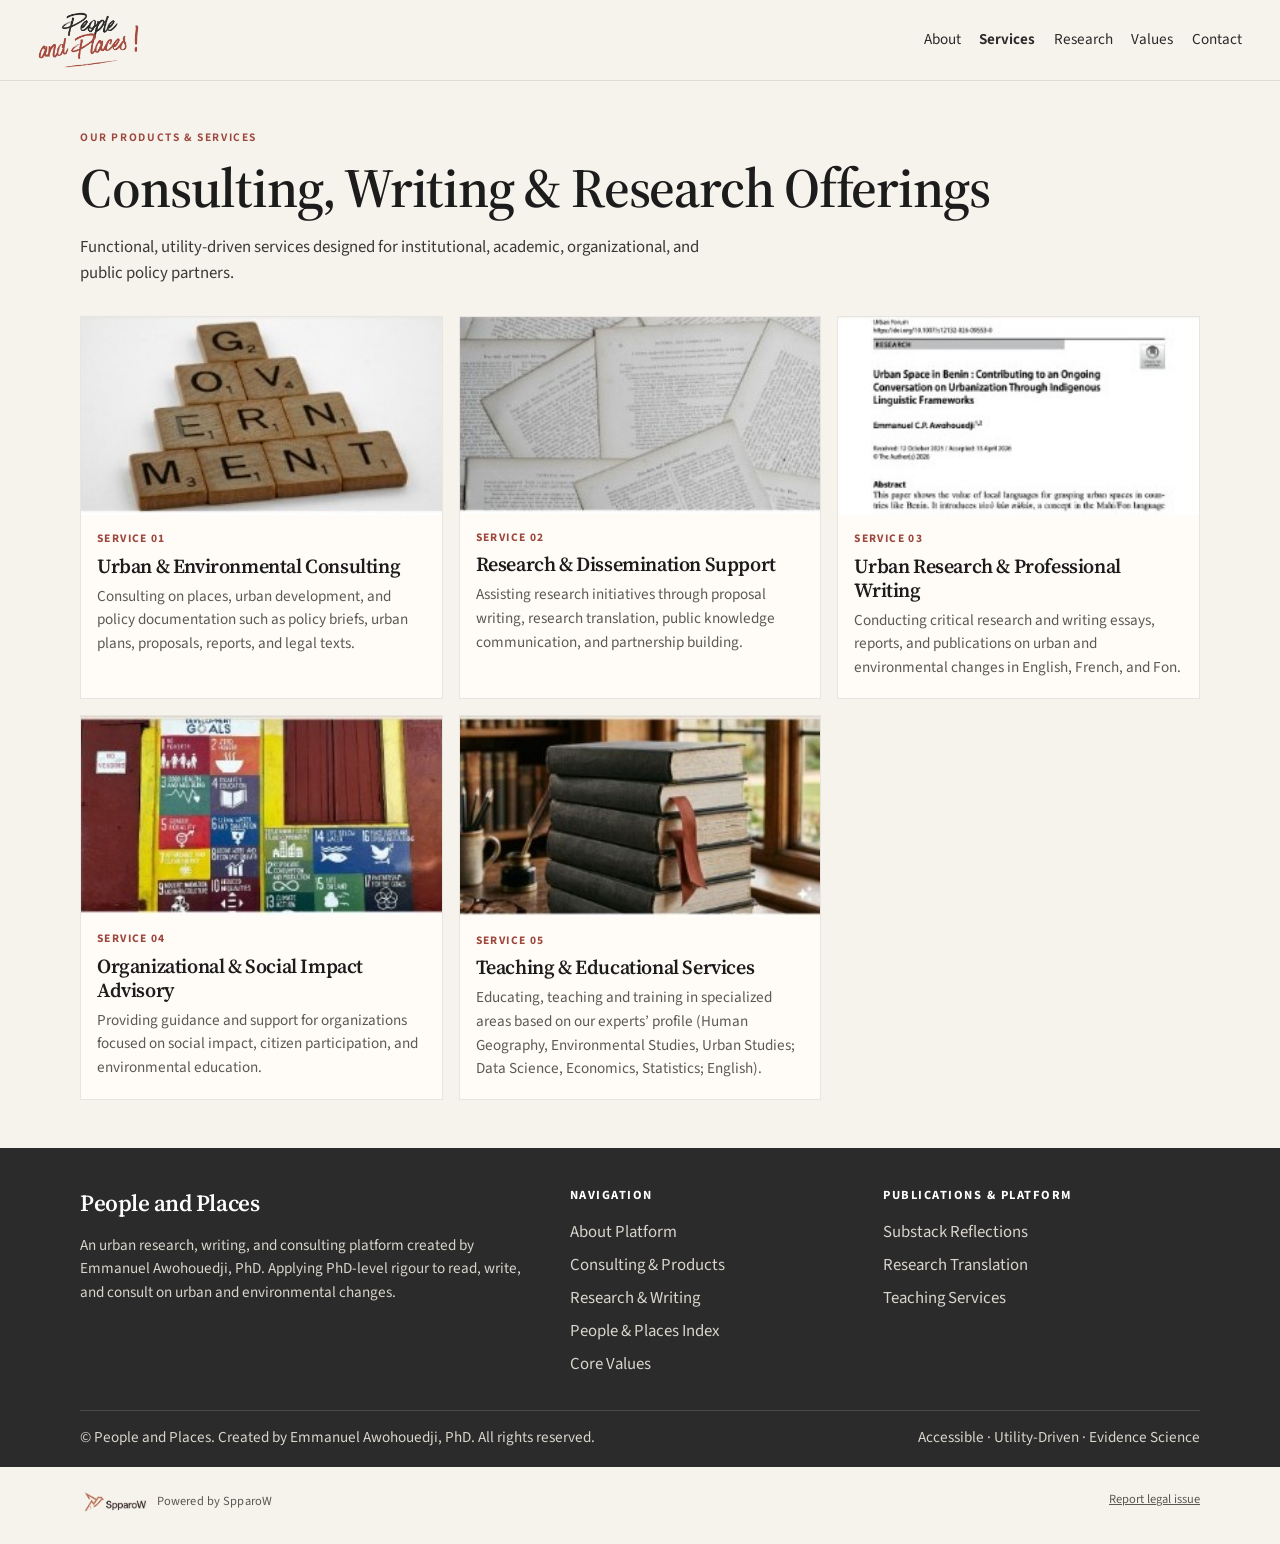
<file: services.html>
<!DOCTYPE html>
<html lang="en">
<head>
  <meta charset="utf-8">
  <meta name="viewport" content="width=device-width, initial-scale=1">
  <title>Services — People and Places</title>
  <meta name="description" content="Consulting, writing, and research offerings from People and Places: policy briefs, research translation, and teaching.">
  <link rel="icon" href="assets/favicon-logo.png" type="image/png">
  <link rel="preconnect" href="https://fonts.googleapis.com">
  <link rel="preconnect" href="https://fonts.gstatic.com" crossorigin>
  <link href="https://fonts.googleapis.com/css2?family=Source+Sans+3:wght@400;600;700&family=Source+Serif+4:opsz,wght@8..60,500;8..60,600;8..60,700&display=swap" rel="stylesheet">
  <link rel="stylesheet" href="styles.css">
</head>
<body>
  <a class="skip" href="#content">Skip to content</a>
  <header class="site">
    <a class="brand" href="index.html">
      <img src="assets/logo.png" width="1460" height="813" alt="People and Places">
    </a>
    <button class="nav-toggle" type="button" aria-expanded="false" aria-controls="site-nav">Menu</button>
    <nav class="site-nav" id="site-nav">
      <a href="about.html">About</a>
      <a href="services.html" aria-current="page">Services</a>
      <a href="research.html">Research</a>
      <a href="values.html">Values</a>
      <a href="contact.html">Contact</a>
    </nav>
  </header>

  <main id="content">
    <section class="wrap page-head">
      <p class="kicker">Our products &amp; services</p>
      <h1>Consulting, Writing &amp; Research Offerings</h1>
      <p class="lede">Functional, utility-driven services designed for institutional, academic, organizational, and public policy partners.</p>
    </section>
    <section class="wrap services">
      <article class="service">
        <img src="assets/service-government.jpg" width="266" height="146" alt="Wooden letter tiles spelling GOVERNMENT">
        <div>
          <p class="label">Service 01</p>
          <h2>Urban &amp; Environmental Consulting</h2>
          <p>Consulting on places, urban development, and policy documentation such as policy briefs, urban plans, proposals, reports, and legal texts.</p>
        </div>
      </article>
      <article class="service">
        <img src="assets/service-papers.jpg" width="268" height="146" alt="Printed research pages overlapping on a table">
        <div>
          <p class="label">Service 02</p>
          <h2>Research &amp; Dissemination Support</h2>
          <p>Assisting research initiatives through proposal writing, research translation, public knowledge communication, and partnership building.</p>
        </div>
      </article>
      <article class="service">
        <img src="assets/service-article.jpg" width="266" height="146" alt="Opening page of the Urban Forum article Urban Space in Benin">
        <div>
          <p class="label">Service 03</p>
          <h2>Urban Research &amp; Professional Writing</h2>
          <p>Conducting critical research and writing essays, reports, and publications on urban and environmental changes in English, French, and Fon.</p>
        </div>
      </article>
      <article class="service">
        <img src="assets/service-sdg.jpg" width="268" height="148" alt="A painted poster of the Sustainable Development Goals on a red door">
        <div>
          <p class="label">Service 04</p>
          <h2>Organizational &amp; Social Impact Advisory</h2>
          <p>Providing guidance and support for organizations focused on social impact, citizen participation, and environmental education.</p>
        </div>
      </article>
      <article class="service" id="teaching">
        <img src="assets/service-books.jpg" width="266" height="148" alt="A stack of dark hardcover books with a red ribbon, beside a window">
        <div>
          <p class="label">Service 05</p>
          <h2>Teaching &amp; Educational Services</h2>
          <p>Educating, teaching and training in specialized areas based on our experts’ profile (Human Geography, Environmental Studies, Urban Studies; Data Science, Economics, Statistics; English).</p>
        </div>
      </article>
    </section>
  </main>

  <footer class="site">
    <div class="wrap foot-grid">
      <div>
        <h2>People and Places</h2>
        <p>An urban research, writing, and consulting platform created by Emmanuel Awohouedji, PhD. Applying PhD-level rigour to read, write, and consult on urban and environmental changes.</p>
      </div>
      <div>
        <h3>Navigation</h3>
        <ul>
          <li><a href="about.html">About Platform</a></li>
          <li><a href="services.html">Consulting &amp; Products</a></li>
          <li><a href="research.html">Research &amp; Writing</a></li>
          <li><a href="ppi.html">People &amp; Places Index</a></li>
          <li><a href="values.html">Core Values</a></li>
        </ul>
      </div>
      <div>
        <h3>Publications &amp; Platform</h3>
        <ul>
          <li><a href="https://emmanuelawohouedji.substack.com/">Substack Reflections</a></li>
          <li><a href="research.html">Research Translation</a></li>
          <li><a href="services.html#teaching">Teaching Services</a></li>
        </ul>
      </div>
    </div>
    <div class="wrap foot-bar">
      <p>© People and Places. Created by Emmanuel Awohouedji, PhD. All rights reserved.</p>
      <p>Accessible · Utility-Driven · Evidence Science</p>
    </div>
  </footer>
  <p class="legal-row wrap">
    <a class="credit" href="https://www.spparow.org"><img src="assets/spparow-logo.png" width="700" height="233" alt=""><span>Powered by <span>SpparoW</span></span></a>
    <a href="mailto:emmanuel.awohouedji@gmail.com?subject=Legal%20issue">Report legal issue</a>
  </p>
  <script src="site.js"></script>
</body>
</html>
</file>
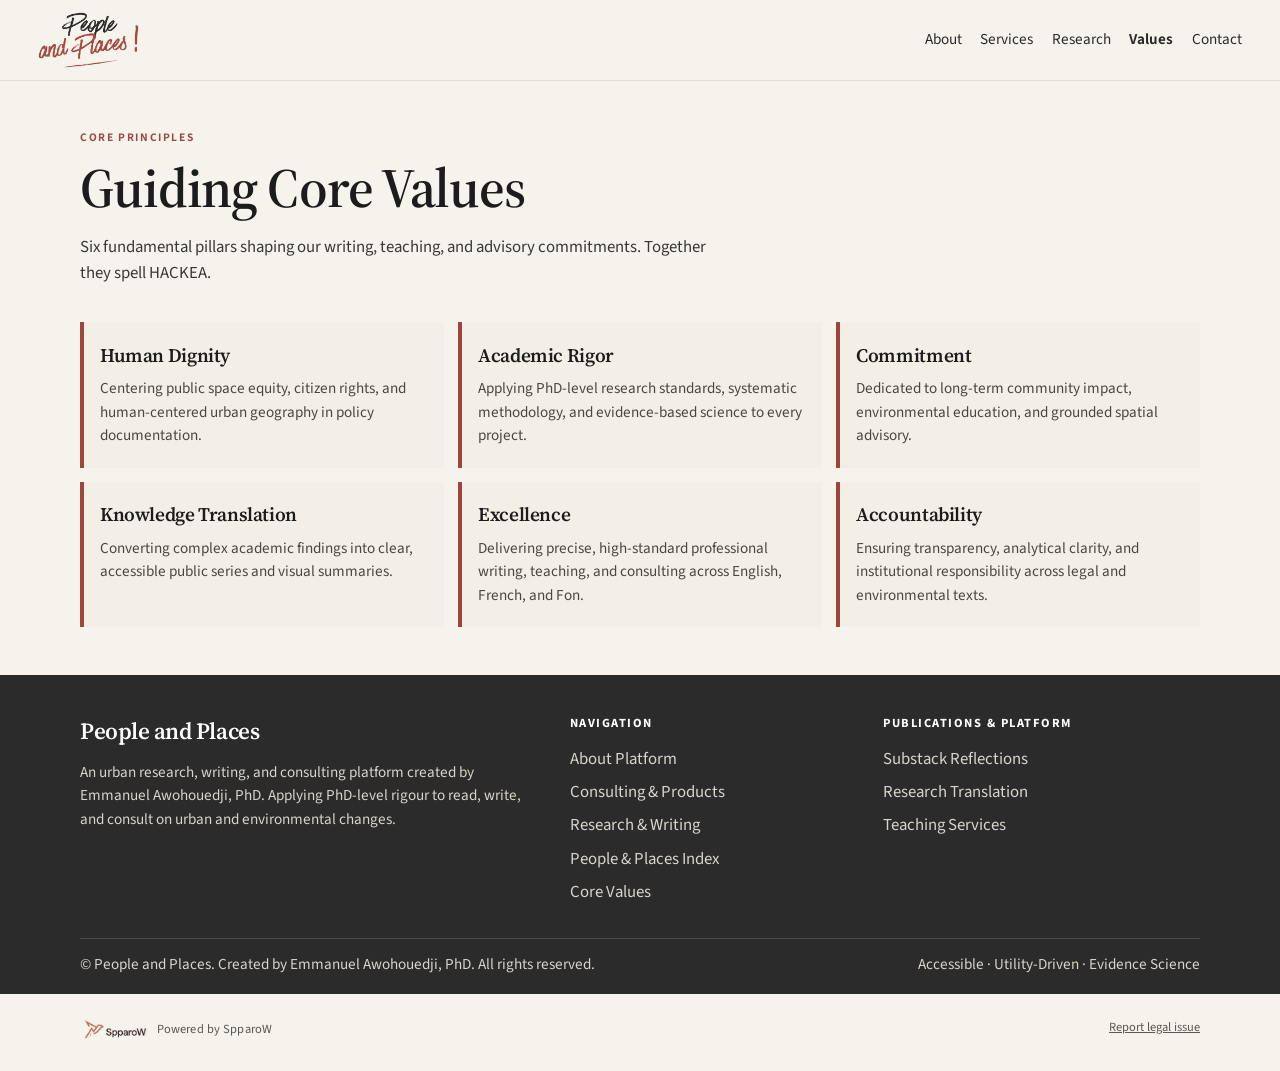
<file: values.html>
<!DOCTYPE html>
<html lang="en">
<head>
  <meta charset="utf-8">
  <meta name="viewport" content="width=device-width, initial-scale=1">
  <title>Values — People and Places</title>
  <meta name="description" content="Six guiding values for the writing, teaching, and advisory work of People and Places.">
  <link rel="icon" href="assets/favicon-logo.png" type="image/png">
  <link rel="preconnect" href="https://fonts.googleapis.com">
  <link rel="preconnect" href="https://fonts.gstatic.com" crossorigin>
  <link href="https://fonts.googleapis.com/css2?family=Source+Sans+3:wght@400;600;700&family=Source+Serif+4:opsz,wght@8..60,500;8..60,600;8..60,700&display=swap" rel="stylesheet">
  <link rel="stylesheet" href="styles.css">
</head>
<body>
  <a class="skip" href="#content">Skip to content</a>
  <header class="site">
    <a class="brand" href="index.html">
      <img src="assets/logo.png" width="1460" height="813" alt="People and Places">
    </a>
    <button class="nav-toggle" type="button" aria-expanded="false" aria-controls="site-nav">Menu</button>
    <nav class="site-nav" id="site-nav">
      <a href="about.html">About</a>
      <a href="services.html">Services</a>
      <a href="research.html">Research</a>
      <a href="values.html" aria-current="page">Values</a>
      <a href="contact.html">Contact</a>
    </nav>
  </header>

  <main id="content">
    <section class="wrap page-head">
      <p class="kicker">Core principles</p>
      <h1>Guiding Core Values</h1>
      <p class="lede">Six fundamental pillars shaping our writing, teaching, and advisory commitments. Together they spell HACKEA.</p>
    </section>
    <section class="wrap values">
      <article class="value">
        <h2>Human Dignity</h2>
        <p>Centering public space equity, citizen rights, and human-centered urban geography in policy documentation.</p>
      </article>
      <article class="value">
        <h2>Academic Rigor</h2>
        <p>Applying PhD-level research standards, systematic methodology, and evidence-based science to every project.</p>
      </article>
      <article class="value">
        <h2>Commitment</h2>
        <p>Dedicated to long-term community impact, environmental education, and grounded spatial advisory.</p>
      </article>
      <article class="value">
        <h2>Knowledge Translation</h2>
        <p>Converting complex academic findings into clear, accessible public series and visual summaries.</p>
      </article>
      <article class="value">
        <h2>Excellence</h2>
        <p>Delivering precise, high-standard professional writing, teaching, and consulting across English, French, and Fon.</p>
      </article>
      <article class="value">
        <h2>Accountability</h2>
        <p>Ensuring transparency, analytical clarity, and institutional responsibility across legal and environmental texts.</p>
      </article>
    </section>
  </main>

  <footer class="site">
    <div class="wrap foot-grid">
      <div>
        <h2>People and Places</h2>
        <p>An urban research, writing, and consulting platform created by Emmanuel Awohouedji, PhD. Applying PhD-level rigour to read, write, and consult on urban and environmental changes.</p>
      </div>
      <div>
        <h3>Navigation</h3>
        <ul>
          <li><a href="about.html">About Platform</a></li>
          <li><a href="services.html">Consulting &amp; Products</a></li>
          <li><a href="research.html">Research &amp; Writing</a></li>
          <li><a href="ppi.html">People &amp; Places Index</a></li>
          <li><a href="values.html">Core Values</a></li>
        </ul>
      </div>
      <div>
        <h3>Publications &amp; Platform</h3>
        <ul>
          <li><a href="https://emmanuelawohouedji.substack.com/">Substack Reflections</a></li>
          <li><a href="research.html">Research Translation</a></li>
          <li><a href="services.html#teaching">Teaching Services</a></li>
        </ul>
      </div>
    </div>
    <div class="wrap foot-bar">
      <p>© People and Places. Created by Emmanuel Awohouedji, PhD. All rights reserved.</p>
      <p>Accessible · Utility-Driven · Evidence Science</p>
    </div>
  </footer>
  <p class="legal-row wrap">
    <a class="credit" href="https://www.spparow.org"><img src="assets/spparow-logo.png" width="700" height="233" alt=""><span>Powered by <span>SpparoW</span></span></a>
    <a href="mailto:emmanuel.awohouedji@gmail.com?subject=Legal%20issue">Report legal issue</a>
  </p>
  <script src="site.js"></script>
</body>
</html>
</file>
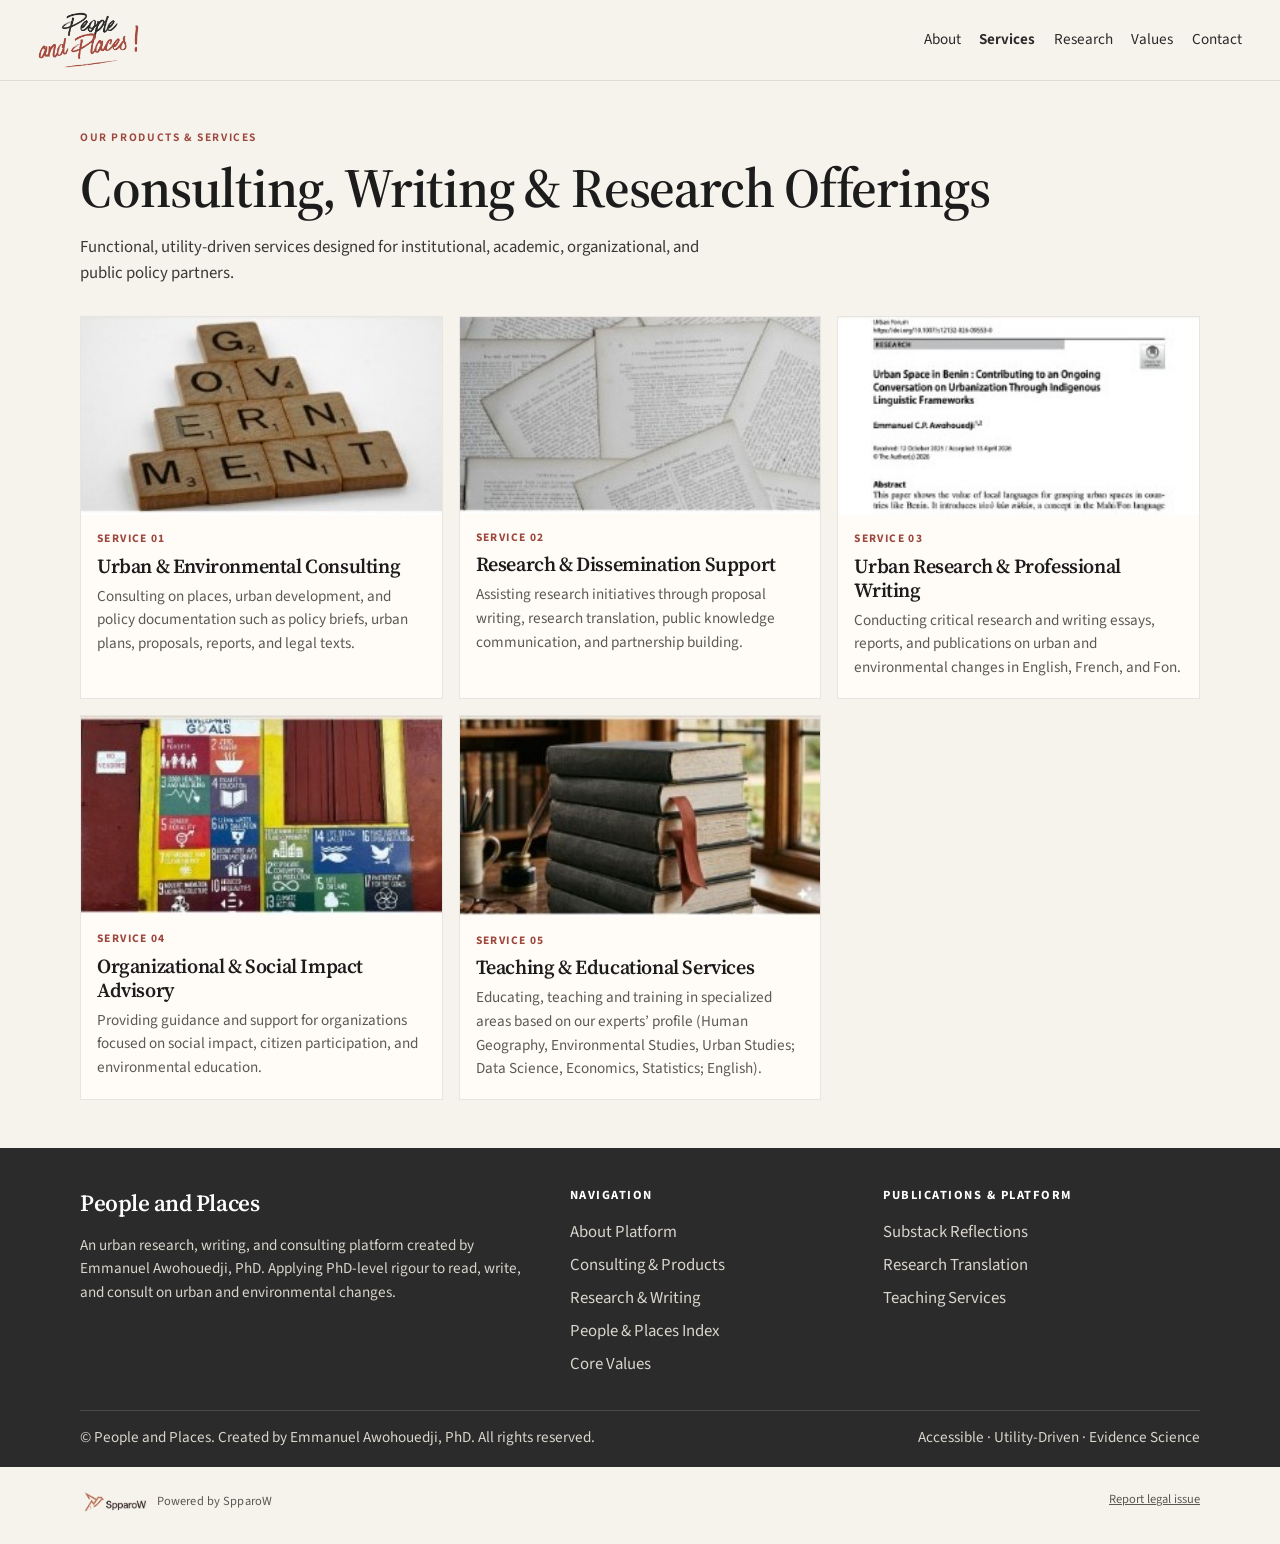
<file: work.html>
<!DOCTYPE html>
<html lang="en">
<head>
  <meta charset="utf-8">
  <meta name="viewport" content="width=device-width, initial-scale=1">
  <title>Services — People and Places</title>
  <link rel="canonical" href="services.html">
  <meta http-equiv="refresh" content="0; url=services.html">
  <script>location.replace("services.html");</script>
</head>
<body>
  <p><a href="services.html">Services</a></p>
</body>
</html>
</file>
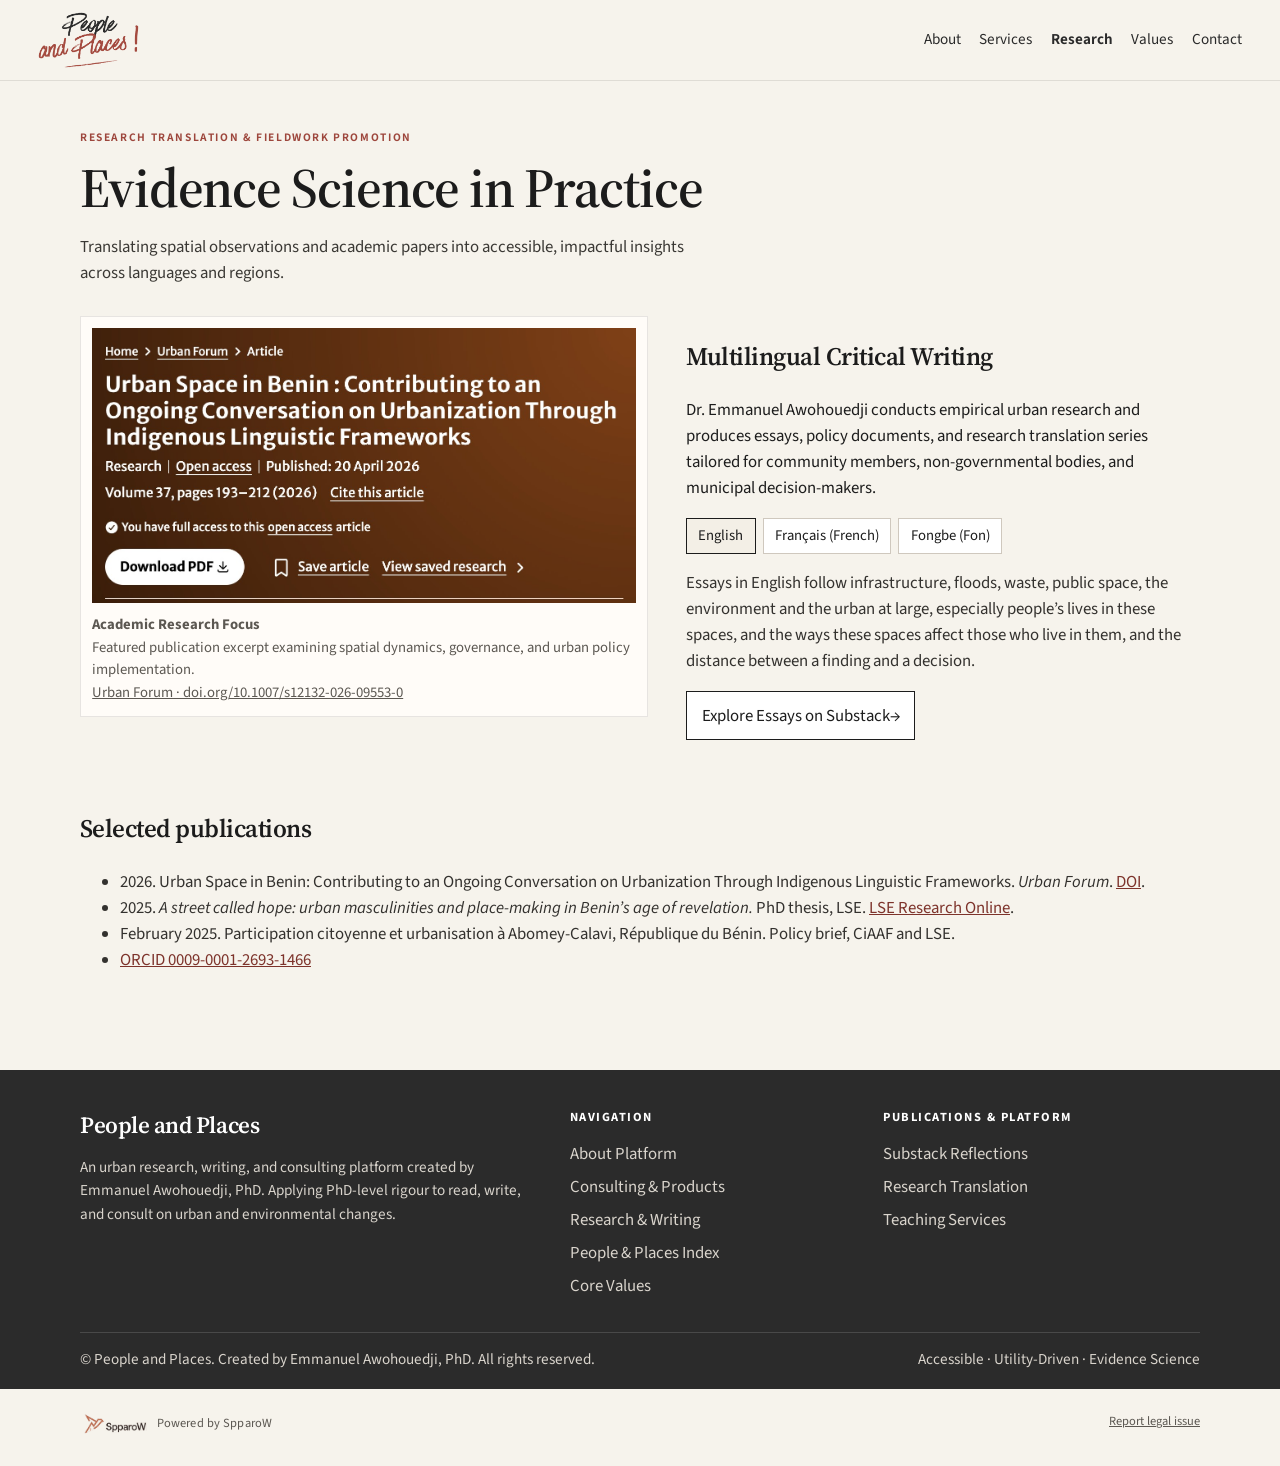
<file: writing.html>
<!DOCTYPE html>
<html lang="en">
<head>
  <meta charset="utf-8">
  <meta name="viewport" content="width=device-width, initial-scale=1">
  <title>Research — People and Places</title>
  <link rel="canonical" href="research.html">
  <meta http-equiv="refresh" content="0; url=research.html">
  <script>location.replace("research.html");</script>
</head>
<body>
  <p><a href="research.html">Research</a></p>
</body>
</html>
</file>
<file: styles.css>
:root {
  --paper: #f6f3ec;
  --paper-deep: #f3efe6;
  --card: #fffcf8;
  --ink: #1c1c1c;
  --muted: #5c5852;
  --clay: #9d463c;
  --clay-deep: #7d332b;
  --footer: #2b2b2b;
  --footer-text: #d9d4cc;
  --line: rgba(28, 28, 28, 0.1);
  --serif: "Source Serif 4", "Iowan Old Style", Palatino, serif;
  --sans: "Source Sans 3", "Avenir Next", sans-serif;
  --pad: clamp(1.1rem, 3vw, 2.4rem);
  --max: 1120px;
}

* { box-sizing: border-box; }

html { scroll-behavior: smooth; }

body {
  margin: 0;
  color: var(--ink);
  background: var(--paper);
  font-family: var(--sans);
  font-size: 1.05rem;
  line-height: 1.55;
}

img { max-width: 100%; display: block; }

a { color: inherit; }

.skip {
  position: absolute;
  left: 1rem;
  top: -4rem;
  background: var(--ink);
  color: var(--paper);
  padding: 0.55rem 0.8rem;
  z-index: 30;
}

.skip:focus { top: 0.75rem; }

.wrap {
  width: min(var(--max), calc(100% - var(--pad) * 2));
  margin-inline: auto;
}

header.site {
  position: sticky;
  top: 0;
  z-index: 20;
  display: flex;
  align-items: center;
  gap: 1.25rem;
  padding: 0.75rem var(--pad);
  background: rgba(246, 243, 236, 0.94);
  backdrop-filter: blur(12px);
  border-bottom: 1px solid var(--line);
}

.brand {
  display: flex;
  align-items: center;
  text-decoration: none;
  margin-right: auto;
}

.brand img {
  height: 3.5rem;
  width: auto;
}

.mark {
  width: 2.55rem;
  font-family: var(--serif);
  font-style: italic;
  font-size: 0.58rem;
  line-height: 1.05;
  color: var(--clay);
  text-align: center;
}

.brand-text {
  display: flex;
  flex-direction: column;
  line-height: 1.05;
}

.brand-text strong {
  font-family: var(--serif);
  font-size: 1.05rem;
  font-weight: 650;
}

.brand-text small {
  color: var(--clay);
  font-size: 0.78rem;
  margin-top: 0.12rem;
}

.nav-toggle {
  display: none;
  font-family: var(--sans);
  letter-spacing: 0.08em;
  text-transform: uppercase;
  font-size: 0.72rem;
  background: transparent;
  border: 1px solid var(--ink);
  padding: 0.5rem 0.7rem;
  color: var(--ink);
}

nav.site-nav {
  display: flex;
  align-items: center;
  gap: 1.15rem;
}

nav.site-nav a {
  text-decoration: none;
  font-size: 0.95rem;
  color: #2a2a2a;
}

nav.site-nav a[aria-current="page"] { font-weight: 650; }

.slot {
  text-decoration: none;
  color: var(--clay);
  border: 1px dashed var(--clay);
  padding: 0.45rem 0.75rem;
  font-size: 0.92rem;
  white-space: nowrap;
}

.slot-menu { display: none; }

.kicker {
  margin: 0 0 0.7rem;
  color: var(--clay);
  font-size: 0.72rem;
  font-weight: 650;
  letter-spacing: 0.14em;
  text-transform: uppercase;
}

.kicker.bar {
  display: flex;
  align-items: center;
  gap: 0.65rem;
}

.kicker.bar::before {
  content: "";
  width: 2px;
  height: 1.05rem;
  background: var(--clay);
}

h1, h2, h3 { font-family: var(--serif); font-weight: 600; letter-spacing: -0.02em; }

h1 {
  margin: 0 0 1rem;
  font-size: clamp(2.15rem, 4.4vw, 3.45rem);
  line-height: 1.08;
}

.lede {
  margin: 0 0 1.4rem;
  max-width: 40rem;
  color: #3a3834;
  font-size: 1.05rem;
}

.btn {
  display: inline-flex;
  align-items: center;
  gap: 0.45rem;
  background: var(--clay);
  color: #fff;
  text-decoration: none;
  border: 0;
  padding: 0.72rem 1rem;
  font-family: var(--sans);
  font-size: 0.95rem;
  cursor: pointer;
}

.btn:hover { background: var(--clay-deep); }

.btn.light {
  background: #fff;
  color: var(--ink);
}

.btn.light:hover { background: var(--paper); }

.btn.ghost {
  background: transparent;
  color: #fff;
  border: 1px solid rgba(255, 255, 255, 0.75);
}

.btn.ghost:hover { background: rgba(255, 255, 255, 0.12); }

.btn-row { display: flex; flex-wrap: wrap; gap: 0.6rem; }

.engage-alt { margin: 0.85rem 0 0; font-size: 0.95rem; }

.engage-alt a, .engage-note a { color: #fff; }

.hero {
  display: grid;
  grid-template-columns: minmax(0, 1.15fr) minmax(16rem, 0.85fr);
  gap: clamp(1.5rem, 4vw, 3.5rem);
  align-items: center;
  padding: clamp(2.2rem, 5vw, 3.6rem) 0 2.5rem;
}

.identity {
  margin-top: 1.5rem;
  background: var(--card);
  border: 1px solid var(--line);
  padding: 0.85rem 1rem;
}

.identity strong { display: block; font-size: 0.98rem; }

.identity span {
  display: block;
  margin-top: 0.2rem;
  color: var(--muted);
  font-size: 0.92rem;
}

.hero-photo {
  margin: 0;
  background: var(--card);
  border: 1px solid var(--line);
  padding: 0.55rem 0.55rem 0.7rem;
}

.hero-photo img {
  width: 100%;
  height: clamp(16rem, 34vw, 24rem);
  object-fit: cover;
  object-position: center 20%;
}

.hero-photo figcaption {
  display: flex;
  justify-content: space-between;
  gap: 1rem;
  margin-top: 0.65rem;
  font-size: 0.82rem;
  color: var(--muted);
}

.hero-photo figcaption a { color: var(--ink); }

.pillars {
  display: grid;
  grid-template-columns: repeat(4, 1fr);
  gap: 1.25rem;
  padding: 1.6rem 0 0.4rem;
}

.pillars article {
  border-left: 3px solid var(--clay);
  padding-left: 0.8rem;
}

.pillars h2 {
  margin: 0 0 0.35rem;
  font-size: 1rem;
}

.pillars p {
  margin: 0;
  color: var(--muted);
  font-size: 0.92rem;
}

.page-head { padding: clamp(2rem, 4vw, 3rem) 0 0.5rem; }

.split {
  display: grid;
  grid-template-columns: minmax(0, 1.05fr) minmax(16rem, 0.95fr);
  gap: clamp(1.25rem, 3vw, 2.4rem);
  align-items: start;
  padding-bottom: 3rem;
}

.prose p { margin: 0 0 1rem; color: #33312e; }

.domain {
  border: 1px solid var(--line);
  background: var(--card);
  padding: 0.9rem 1rem;
  margin: 0 0 0.75rem;
}

.domain h3 {
  margin: 0 0 0.3rem;
  color: var(--clay);
  font-size: 1.05rem;
}

.domain p { margin: 0; color: var(--muted); font-size: 0.95rem; }

.stack-photo {
  margin: 0 0 0.85rem;
  background: var(--card);
  border: 1px solid var(--line);
  padding: 0.45rem 0.45rem 0.65rem;
}

.stack-photo img {
  width: 100%;
  height: 13rem;
  object-fit: cover;
}

.stack-photo figcaption {
  margin-top: 0.5rem;
  font-size: 0.86rem;
  color: var(--muted);
}

.services {
  display: grid;
  grid-template-columns: repeat(3, 1fr);
  gap: 1rem;
  padding-bottom: 3rem;
}

.service {
  background: var(--card);
  border: 1px solid var(--line);
  min-width: 0;
}

.service img {
  width: 100%;
  height: auto;
}

.service div { padding: 0.95rem 1rem 1.15rem; }

.service .label {
  margin: 0 0 0.35rem;
  color: var(--clay);
  font-size: 0.72rem;
  font-weight: 700;
  letter-spacing: 0.12em;
  text-transform: uppercase;
}

.service h2 {
  margin: 0 0 0.45rem;
  font-size: 1.25rem;
  line-height: 1.2;
}

.service p { margin: 0; color: var(--muted); font-size: 0.95rem; }

.paper-shot {
  margin: 0;
  background: var(--card);
  border: 1px solid var(--line);
  padding: 0.7rem;
}

.paper-shot img { width: 100%; height: auto; }

.paper-shot figcaption {
  margin-top: 0.7rem;
  font-size: 0.92rem;
  color: var(--muted);
}

.lang-switch {
  display: flex;
  flex-wrap: wrap;
  gap: 0.45rem;
  margin: 1rem 0;
}

.lang-switch button {
  font-family: var(--sans);
  font-size: 0.92rem;
  background: #fff;
  border: 1px solid #cfc8be;
  padding: 0.4rem 0.7rem;
  cursor: pointer;
  color: var(--ink);
}

.lang-switch button[aria-selected="true"] {
  border-color: var(--ink);
  background: var(--paper-deep);
}

.lang-panel[hidden] { display: none; }

.lang-panel p { margin: 0 0 0.7rem; color: #33312e; }

.outline {
  display: inline-flex;
  margin-top: 0.4rem;
  text-decoration: none;
  border: 1px solid var(--ink);
  padding: 0.65rem 0.9rem;
  background: #fff;
}

.essays {
  list-style: none;
  margin: 0;
  padding: 0 0 2.5rem;
}

.essays a {
  display: grid;
  grid-template-columns: 5.5rem 1fr;
  gap: 1rem;
  text-decoration: none;
  border-top: 1px solid var(--line);
  padding: 0.9rem 0;
}

.essays time { color: var(--clay); font-size: 0.88rem; }

.essays h3 { margin: 0 0 0.2rem; font-size: 1.15rem; }

.essays p { margin: 0; color: var(--muted); }

.pubs { color: #33312e; padding-bottom: 2rem; }

.pubs a { color: var(--clay-deep); }

.ppi-layout {
  display: grid;
  grid-template-columns: minmax(0, 0.9fr) minmax(0, 1.1fr);
  gap: 1.25rem;
  align-items: start;
  padding-bottom: 2.5rem;
}

.ppi-sheet {
  background: #f3efe6;
  border: 1px solid var(--line);
  padding: 1.1rem 1rem 1.2rem;
  font-size: 0.84rem;
  line-height: 1.35;
}

.ppi-sheet h2 {
  margin: 0;
  text-align: center;
  font-size: 1rem;
}

.ppi-sheet .sheet-kicker {
  margin: 0.15rem 0 0.7rem;
  text-align: center;
  color: var(--clay);
  font-weight: 700;
  font-size: 0.78rem;
}

.ppi-sheet ol { margin: 0; padding-left: 1.1rem; }

.ppi-sheet li { margin: 0 0 0.55rem; }

.ppi-sheet strong { display: block; font-size: 0.78rem; letter-spacing: 0.01em; }

.ppi-side h2 {
  margin: 0.2rem 0 0.7rem;
  font-size: clamp(1.8rem, 3vw, 2.4rem);
  line-height: 1.12;
}

.checks {
  margin: 0 0 1.2rem;
  padding: 0;
  list-style: none;
}

.checks li {
  position: relative;
  padding-left: 1rem;
  margin: 0 0 0.55rem;
  color: #33312e;
}

.checks li::before {
  content: "";
  position: absolute;
  left: 0;
  top: 0.55rem;
  width: 0.35rem;
  height: 0.35rem;
  background: var(--clay);
}

main > section.wrap:last-child { padding-bottom: 3rem; }

.steps {
  display: grid;
  grid-template-columns: repeat(4, 1fr);
  gap: 0.8rem;
  margin: 0 0 1rem;
  padding: 0;
  list-style: none;
}

.steps li {
  background: var(--card);
  border-top: 3px solid var(--clay);
  padding: 0.8rem 0.75rem;
  font-size: 0.92rem;
}

.steps strong { display: block; margin-bottom: 0.25rem; }

.values {
  display: grid;
  grid-template-columns: repeat(3, 1fr);
  gap: 0.9rem;
  padding: 0.4rem 0 3rem;
}

.value {
  background: #f3efe6;
  border-left: 4px solid var(--clay);
  padding: 1.15rem 1rem 1.25rem;
}

.value h2 { margin: 0 0 0.4rem; font-size: 1.2rem; }

.value p { margin: 0; color: #4a4742; font-size: 0.95rem; }

.engage {
  background: var(--clay);
  color: #fff;
  margin-top: 1rem;
}

.engage-grid {
  display: grid;
  grid-template-columns: minmax(0, 1.2fr) minmax(16rem, 0.8fr);
  gap: 1.5rem;
  padding: clamp(1.6rem, 4vw, 2.4rem) 0;
  align-items: center;
}

.engage h2 {
  margin: 0 0 0.6rem;
  font-size: clamp(1.8rem, 3vw, 2.5rem);
}

.engage p { margin: 0 0 1.1rem; max-width: 38rem; }

.engage-note {
  border: 1px solid rgba(255, 255, 255, 0.35);
  padding: 1rem 1.05rem;
  background: rgba(255, 255, 255, 0.06);
}

.engage-note h3 { margin: 0 0 0.7rem; font-size: 1.05rem; }

.engage-note p { margin: 0 0 0.45rem; font-size: 0.95rem; }

.engage-note strong { font-weight: 650; }

.contact-grid {
  display: grid;
  grid-template-columns: minmax(0, 36rem);
  gap: 2rem;
  padding-bottom: 3rem;
}

.contact-list { padding-left: 1.1rem; }

.contact-list a { color: var(--clay-deep); }

form label {
  display: block;
  margin: 0 0 0.85rem;
  font-size: 0.75rem;
  letter-spacing: 0.1em;
  text-transform: uppercase;
}

input, select, textarea {
  display: block;
  width: 100%;
  margin-top: 0.35rem;
  font-family: var(--sans);
  font-size: 1rem;
  color: var(--ink);
  background: transparent;
  border: 0;
  border-bottom: 1px solid var(--ink);
  padding: 0.45rem 0;
  border-radius: 0;
  text-transform: none;
  letter-spacing: 0;
}

textarea { min-height: 7rem; resize: vertical; }

input:focus, select:focus, textarea:focus {
  outline: 2px solid var(--clay);
  outline-offset: 3px;
}

.form-note { font-size: 0.92rem; color: var(--muted); }

footer.site {
  background: var(--footer);
  color: var(--footer-text);
  padding: 2.4rem 0 0;
}

.foot-grid {
  display: grid;
  grid-template-columns: 1.3fr 0.8fr 0.9fr;
  gap: 2rem;
  padding-bottom: 1.6rem;
}

footer.site h2 {
  margin: 0 0 0.7rem;
  color: #fff;
  font-size: 1.45rem;
}

footer.site h3 {
  margin: 0 0 0.8rem;
  color: #fff;
  font-family: var(--sans);
  font-size: 0.78rem;
  font-weight: 700;
  letter-spacing: 0.12em;
  text-transform: uppercase;
}

footer.site p { margin: 0; font-size: 0.95rem; }

footer.site ul { list-style: none; margin: 0; padding: 0; }

footer.site li { margin: 0 0 0.45rem; }

footer.site a { text-decoration: none; }

footer.site a:hover { text-decoration: underline; }

.foot-bar {
  display: flex;
  justify-content: space-between;
  gap: 1rem;
  flex-wrap: wrap;
  border-top: 1px solid rgba(255, 255, 255, 0.14);
  padding: 0.9rem 0 1.1rem;
  font-size: 0.82rem;
}

.legal-row {
  display: flex;
  justify-content: space-between;
  gap: 1rem;
  padding: 0.7rem 0 1.1rem;
  font-size: 0.78rem;
  color: var(--muted);
}

.legal-row a { color: var(--muted); }

.legal-row .credit {
  display: inline-flex;
  align-items: center;
  gap: 0.45rem;
  text-decoration: none;
}

.legal-row .credit img {
  height: 1.45rem;
  width: auto;
}

.credit span { letter-spacing: 0.01em; }

@media (max-width: 980px) {
  .nav-toggle { display: inline-flex; }

  nav.site-nav {
    display: none;
    position: absolute;
    top: 100%;
    left: 0;
    right: 0;
    flex-direction: column;
    align-items: flex-start;
    gap: 0.85rem;
    padding: 1rem var(--pad) 1.2rem;
    background: var(--paper);
    border-bottom: 1px solid var(--line);
  }

  nav.site-nav.open { display: flex; }

  .slot-bar { display: none; }

  .slot-menu { display: inline-flex; }

  .hero, .split, .ppi-layout, .engage-grid, .contact-grid, .foot-grid {
    grid-template-columns: 1fr;
  }

  .pillars, .services, .values, .steps { grid-template-columns: 1fr 1fr; }

  .essays a { grid-template-columns: 1fr; gap: 0.15rem; }
}

@media (max-width: 640px) {
  .pillars, .services, .values, .steps { grid-template-columns: 1fr; }
}

@media print {
  header.site, footer.site, .legal-row, .engage, .nav-toggle, .btn, .slot { display: none !important; }
  body { background: #fff; }
}
</file>
